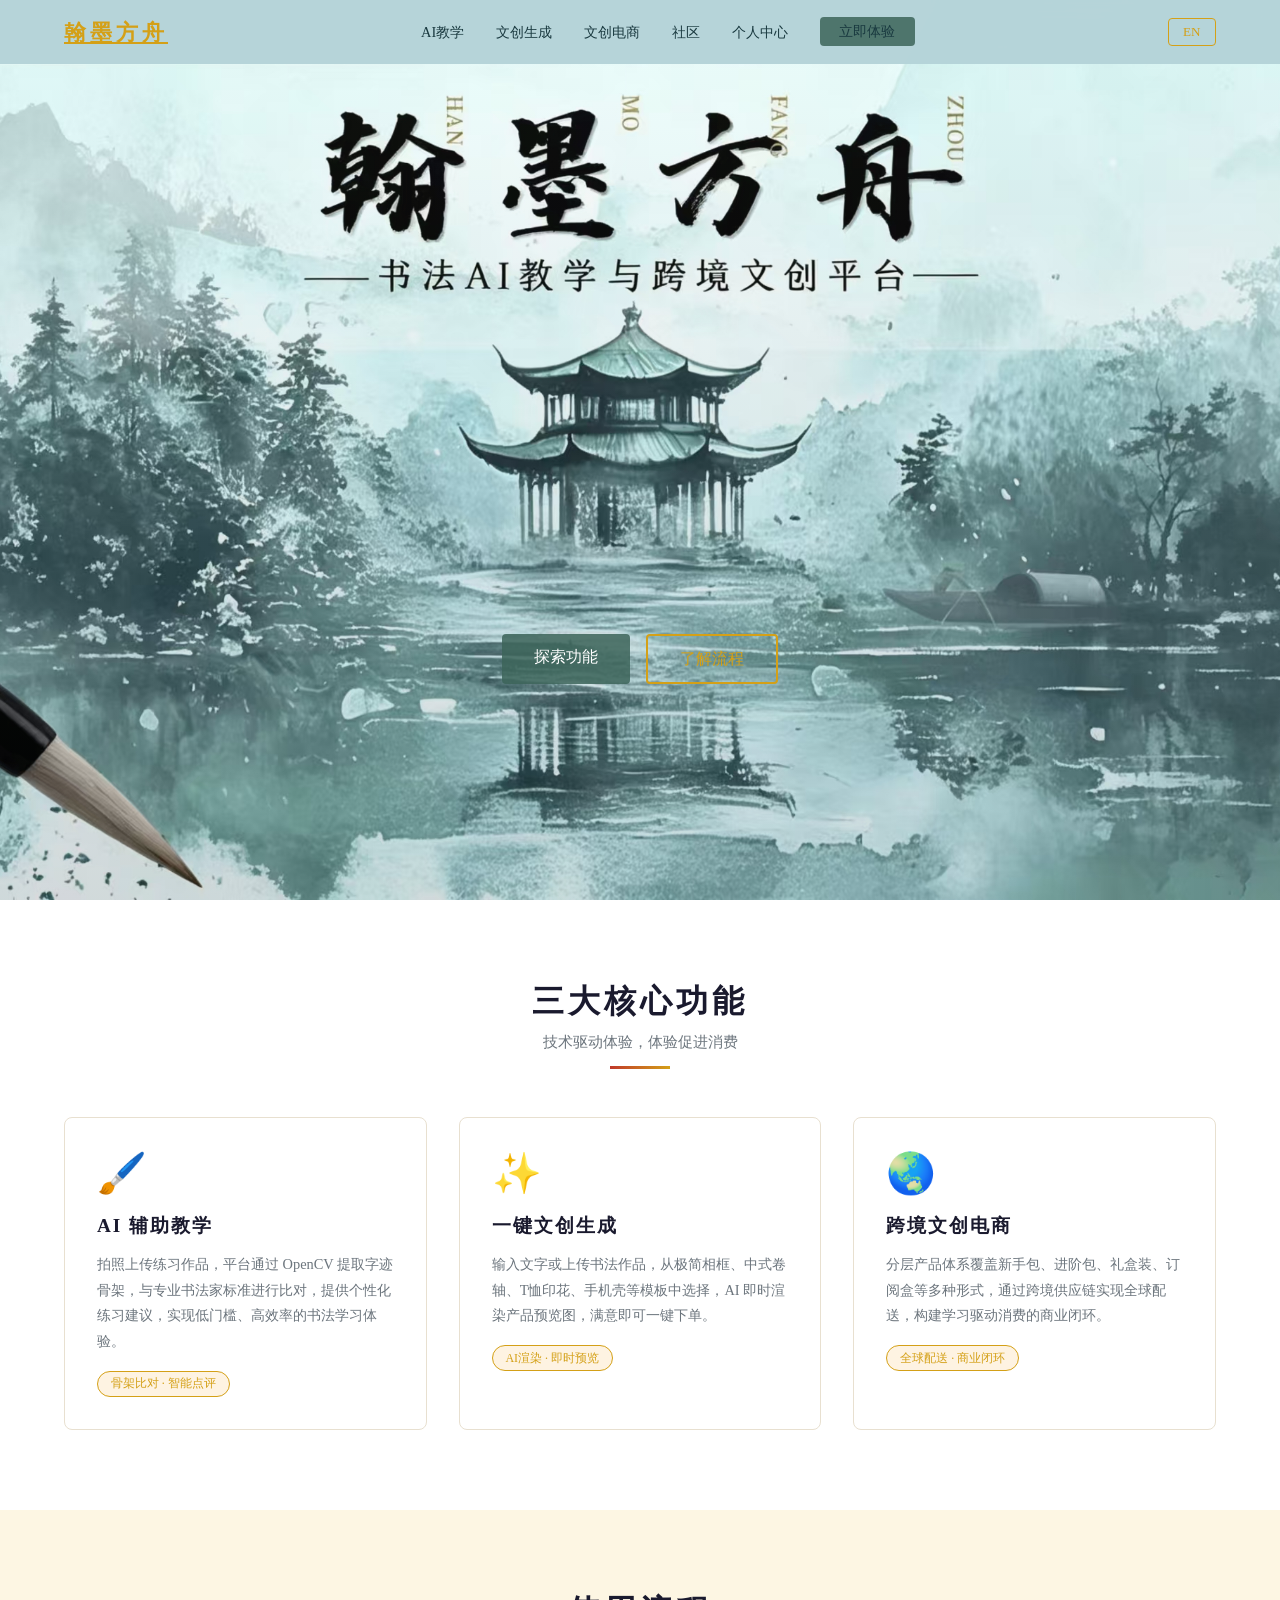
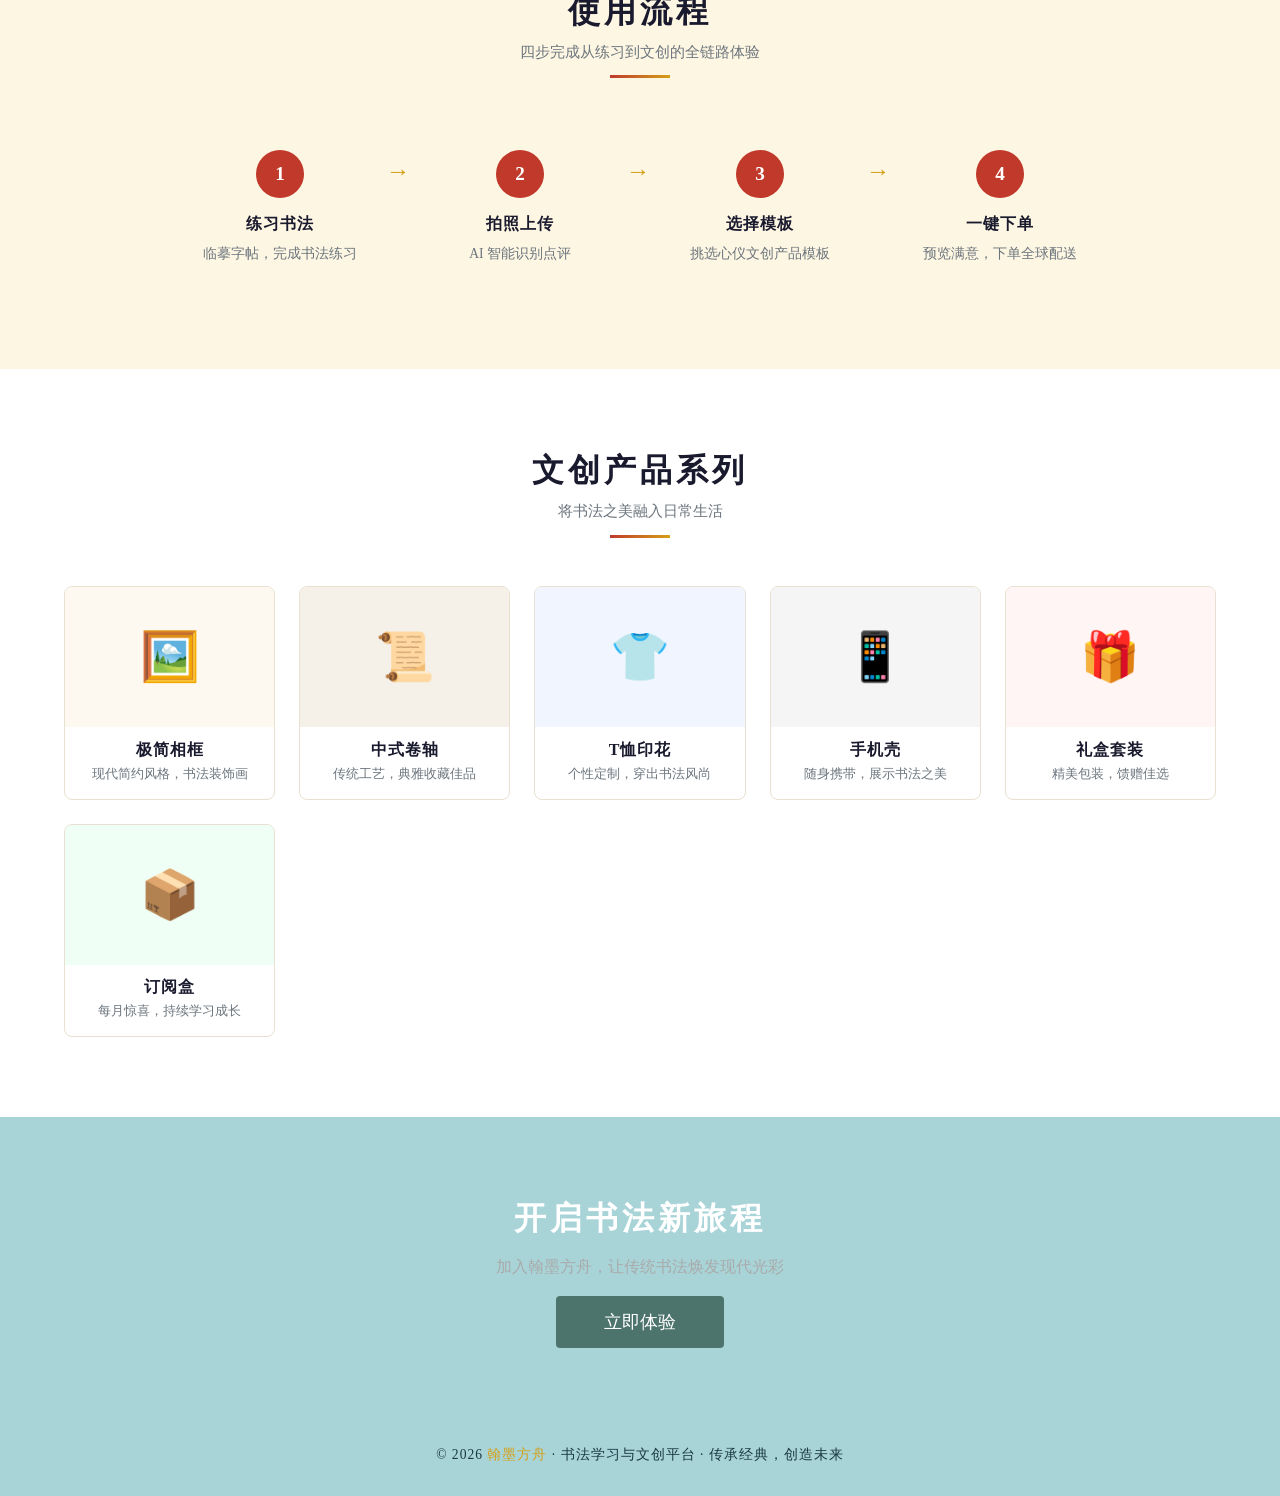
<file: index.html>
<!DOCTYPE html>
<html lang="zh-CN">

<head>
  <meta charset="UTF-8">
  <meta name="viewport" content="width=device-width, initial-scale=1.0">
  <title>翰墨方舟 — 书法学习与文创平台</title>
  <style>
    * {
      margin: 0;
      padding: 0;
      box-sizing: border-box;
    }

    :root {
      --ink: #1a1a2e;
      --red: #c0392b;
      --gold: #d4a017;
      --cream: #fdf6e3;
      --gray: #6c757d;
    }

    body {
      font-family: 'Noto Serif SC', 'SimSun', serif;
      background: var(--cream);
      color: var(--ink);
    }

    /* NAV */
    nav {
      position: fixed;
      top: 0;
      width: 100%;
      z-index: 100;
      background: rgba(180, 210, 215, 0.95);
      backdrop-filter: blur(8px);
      display: flex;
      align-items: center;
      justify-content: space-between;
      padding: 0 5%;
      height: 64px;
    }

    .logo {
      color: var(--gold);
      font-size: 1.4rem;
      letter-spacing: 4px;
      font-weight: 700;
    }

    .nav-links {
      display: flex;
      gap: 2rem;
      list-style: none;
    }

    .nav-links a {
      color: #1a3a40;
      text-decoration: none;
      font-size: 0.9rem;
      transition: color .2s;
    }

    .nav-links a:hover {
      color: var(--gold);
    }

    /* HERO */
    .hero {
      min-height: 100vh;
      background: url('images/cover.jpg') center center / cover no-repeat;
      display: flex;
      align-items: center;
      justify-content: center;
      text-align: center;
      padding: 80px 5% 40px;
      position: relative;
      overflow: hidden;
    }

    .hero::before {
      content: '';
      position: absolute;
      inset: 0;
      background: linear-gradient(to bottom, rgba(255, 255, 255, 0.05) 0%, rgba(10, 10, 20, 0.15) 100%);
      pointer-events: none;
    }

    .hero-content {
      position: relative;
      z-index: 1;
    }

    .hero h1 {
      font-size: clamp(3rem, 7vw, 5.5rem);
      color: #1a1a1a;
      letter-spacing: 12px;
      margin-bottom: 1rem;
      text-shadow: 0 1px 4px rgba(255, 255, 255, 0.4);
      font-weight: 900;
    }

    .hero h1 span {
      color: #8b5e00;
    }

    .hero p {
      font-size: 1.15rem;
      color: #2a2a2a;
      max-width: 600px;
      margin: 0 auto 2.5rem;
      line-height: 2;
      letter-spacing: 2px;
    }

    .btn-group {
      display: flex;
      gap: 1rem;
      justify-content: center;
      flex-wrap: wrap;
      margin-top: 42vh;
    }

    .btn {
      padding: 0.8rem 2rem;
      border-radius: 4px;
      font-size: 1rem;
      cursor: pointer;
      text-decoration: none;
      transition: all .2s;
      font-family: inherit;
    }

    .btn-primary {
      background: rgba(60, 100, 90, 0.85);
      color: #fff;
      border: none;
    }

    .btn-primary:hover {
      background: rgba(40, 80, 70, 0.95);
      transform: translateY(-2px);
    }

    .btn-outline {
      background: transparent;
      color: var(--gold);
      border: 2px solid var(--gold);
    }

    .btn-outline:hover {
      background: var(--gold);
      color: var(--ink);
    }

    /* SECTION */
    section {
      padding: 80px 5%;
    }

    .section-title {
      text-align: center;
      margin-bottom: 3rem;
    }

    .section-title h2 {
      font-size: 2rem;
      letter-spacing: 4px;
      margin-bottom: 0.5rem;
    }

    .section-title p {
      color: var(--gray);
      font-size: 0.95rem;
    }

    .divider {
      width: 60px;
      height: 3px;
      background: linear-gradient(90deg, var(--red), var(--gold));
      margin: 0.8rem auto 0;
    }

    /* FEATURES */
    .features {
      background: #fff;
    }

    .cards {
      display: grid;
      grid-template-columns: repeat(auto-fit, minmax(280px, 1fr));
      gap: 2rem;
    }

    .card {
      border: 1px solid #e8e0d0;
      border-radius: 8px;
      padding: 2rem;
      transition: transform .2s, box-shadow .2s;
      position: relative;
      overflow: hidden;
    }

    .card:hover {
      transform: translateY(-6px);
      box-shadow: 0 12px 32px rgba(0, 0, 0, 0.1);
    }

    .card-icon {
      font-size: 2.5rem;
      margin-bottom: 1rem;
    }

    .card h3 {
      font-size: 1.2rem;
      margin-bottom: 0.8rem;
      color: var(--ink);
      letter-spacing: 2px;
    }

    .card p {
      color: var(--gray);
      line-height: 1.8;
      font-size: 0.9rem;
    }

    .card-tag {
      display: inline-block;
      margin-top: 1rem;
      padding: 0.2rem 0.8rem;
      border-radius: 20px;
      font-size: 0.75rem;
      background: #fef3e2;
      color: var(--gold);
      border: 1px solid var(--gold);
    }

    /* HOW IT WORKS */
    .how {
      background: var(--cream);
    }

    .steps {
      display: flex;
      gap: 0;
      flex-wrap: wrap;
      justify-content: center;
    }

    .step {
      flex: 1;
      min-width: 200px;
      max-width: 240px;
      text-align: center;
      padding: 1.5rem 1rem;
      position: relative;
    }

    .step:not(:last-child)::after {
      content: '→';
      position: absolute;
      right: -10px;
      top: 2rem;
      font-size: 1.5rem;
      color: var(--gold);
    }

    .step-num {
      width: 48px;
      height: 48px;
      border-radius: 50%;
      background: var(--red);
      color: #fff;
      display: flex;
      align-items: center;
      justify-content: center;
      font-size: 1.2rem;
      font-weight: 700;
      margin: 0 auto 1rem;
    }

    .step h4 {
      font-size: 1rem;
      margin-bottom: 0.5rem;
      letter-spacing: 1px;
    }

    .step p {
      font-size: 0.85rem;
      color: var(--gray);
      line-height: 1.6;
    }

    /* PRODUCTS */
    .products {
      background: #fff;
    }

    .product-grid {
      display: grid;
      grid-template-columns: repeat(auto-fit, minmax(200px, 1fr));
      gap: 1.5rem;
    }

    .product-card {
      border-radius: 8px;
      overflow: hidden;
      border: 1px solid #e8e0d0;
      text-align: center;
      transition: transform .2s;
    }

    .product-card:hover {
      transform: translateY(-4px);
    }

    .product-img {
      height: 140px;
      display: flex;
      align-items: center;
      justify-content: center;
      font-size: 3rem;
    }

    .product-card h4 {
      padding: 0.8rem 1rem 0.3rem;
      font-size: 1rem;
      letter-spacing: 1px;
    }

    .product-card p {
      padding: 0 1rem 1rem;
      font-size: 0.8rem;
      color: var(--gray);
    }

    /* CTA */
    .cta {
      background: #a8d4d8;
      text-align: center;
      color: #fff;
    }

    .cta h2 {
      font-size: 2rem;
      letter-spacing: 4px;
      margin-bottom: 1rem;
    }

    .cta p {
      color: #aaa;
      margin-bottom: 2rem;
    }

    /* FOOTER */
    footer {
      background: #a8d4d8;
      color: #1a3a40;
      text-align: center;
      padding: 2rem;
      font-size: 0.85rem;
      letter-spacing: 1px;
    }

    footer span {
      color: var(--gold);
    }

    .hamburger {
      display: none;
      flex-direction: column;
      gap: 5px;
      cursor: pointer;
      background: none;
      border: none;
      padding: 4px;
    }

    .hamburger span {
      display: block;
      width: 24px;
      height: 2px;
      background: var(--gold);
      transition: all .3s;
    }

    .lang-btn {
      padding: 0.3rem 0.9rem;
      border: 1px solid var(--gold);
      border-radius: 4px;
      background: transparent;
      color: var(--gold);
      font-size: 0.82rem;
      cursor: pointer;
      font-family: inherit;
      transition: all .2s;
      white-space: nowrap;
    }
    .lang-btn:hover { background: var(--gold); color: var(--ink); }

    @media (max-width: 600px) {
      .step:not(:last-child)::after {
        display: none;
      }

      .hamburger {
        display: flex;
      }

      .nav-links {
        display: none;
        flex-direction: column;
        position: fixed;
        top: 64px;
        left: 0;
        width: 100%;
        background: rgba(26, 26, 46, 0.98);
        padding: 1rem 0;
        gap: 0;
      }

      .nav-links.open {
        display: flex;
      }

      .nav-links li {
        text-align: center;
        padding: 0.8rem 0;
      }
    }
  </style>
</head>

<body>

  <!-- NAV -->
  <nav>
    <a class="logo" href="index.html">翰墨方舟</a>
    <button class="hamburger" id="menuBtn" aria-label="菜单">
      <span></span><span></span><span></span>
    </button>
    <ul class="nav-links" id="navLinks">
      <li><a href="teaching.html" data-i18n="nav_teaching">AI教学</a></li>
      <li><a href="creative.html" data-i18n="nav_creative">文创生成</a></li>
      <li><a href="shop.html" data-i18n="nav_shop">文创电商</a></li>
      <li><a href="community.html" data-i18n="nav_community">社区</a></li>
      <li><a href="profile.html" data-i18n="nav_profile">个人中心</a></li>
      <li><a href="teaching.html" class="btn btn-primary" style="padding:0.4rem 1.2rem;border-radius:4px;" data-i18n="nav_start">立即体验</a></li>
    </ul>
    <button class="lang-btn" id="langBtn" onclick="toggleLang()">EN</button>
  </nav>

  <!-- HERO -->
  <section class="hero" id="heroSection">
    <div class="hero-content">
      <div class="btn-group">
        <a href="#features" class="btn btn-primary" data-i18n="hero_explore">探索功能</a>
        <a href="#how" class="btn btn-outline" data-i18n="hero_how">了解流程</a>
      </div>
    </div>
  </section>

  <!-- FEATURES -->
  <section class="features" id="features">
    <div class="section-title">
      <h2 data-i18n="features_title">三大核心功能</h2>
      <p data-i18n="features_sub">技术驱动体验，体验促进消费</p>
      <div class="divider"></div>
    </div>
    <div class="cards">
      <div class="card">
        <div class="card-icon">🖌️</div>
        <h3 data-i18n="f1_title">AI 辅助教学</h3>
        <p data-i18n="f1_desc">拍照上传练习作品，平台通过 OpenCV 提取字迹骨架，与专业书法家标准进行比对，提供个性化练习建议，实现低门槛、高效率的书法学习体验。</p>
        <span class="card-tag" data-i18n="f1_tag">骨架比对 · 智能点评</span>
      </div>
      <div class="card">
        <div class="card-icon">✨</div>
        <h3 data-i18n="f2_title">一键文创生成</h3>
        <p data-i18n="f2_desc">输入文字或上传书法作品，从极简相框、中式卷轴、T恤印花、手机壳等模板中选择，AI 即时渲染产品预览图，满意即可一键下单。</p>
        <span class="card-tag" data-i18n="f2_tag">AI渲染 · 即时预览</span>
      </div>
      <div class="card">
        <div class="card-icon">🌏</div>
        <h3 data-i18n="f3_title">跨境文创电商</h3>
        <p data-i18n="f3_desc">分层产品体系覆盖新手包、进阶包、礼盒装、订阅盒等多种形式，通过跨境供应链实现全球配送，构建学习驱动消费的商业闭环。</p>
        <span class="card-tag" data-i18n="f3_tag">全球配送 · 商业闭环</span>
      </div>
    </div>
  </section>

  <!-- HOW IT WORKS -->
  <section class="how" id="how">
    <div class="section-title">
      <h2 data-i18n="how_title">使用流程</h2>
      <p data-i18n="how_sub">四步完成从练习到文创的全链路体验</p>
      <div class="divider"></div>
    </div>
    <div class="steps">
      <div class="step">
        <div class="step-num">1</div>
        <h4 data-i18n="step1_title">练习书法</h4>
        <p data-i18n="step1_desc">临摹字帖，完成书法练习</p>
      </div>
      <div class="step">
        <div class="step-num">2</div>
        <h4 data-i18n="step2_title">拍照上传</h4>
        <p data-i18n="step2_desc">AI 智能识别点评</p>
      </div>
      <div class="step">
        <div class="step-num">3</div>
        <h4 data-i18n="step3_title">选择模板</h4>
        <p data-i18n="step3_desc">挑选心仪文创产品模板</p>
      </div>
      <div class="step">
        <div class="step-num">4</div>
        <h4 data-i18n="step4_title">一键下单</h4>
        <p data-i18n="step4_desc">预览满意，下单全球配送</p>
      </div>
    </div>
  </section>

  <!-- PRODUCTS -->
  <section class="products" id="products">
    <div class="section-title">
      <h2 data-i18n="products_title">文创产品系列</h2>
      <p data-i18n="products_sub">将书法之美融入日常生活</p>
      <div class="divider"></div>
    </div>
    <div class="product-grid">
      <div class="product-card">
        <div class="product-img" style="background:#fef9f0;">🖼️</div>
        <h4 data-i18n="p1_title">极简相框</h4>
        <p data-i18n="p1_desc">现代简约风格，书法装饰画</p>
      </div>
      <div class="product-card">
        <div class="product-img" style="background:#f5f0e8;">📜</div>
        <h4 data-i18n="p2_title">中式卷轴</h4>
        <p data-i18n="p2_desc">传统工艺，典雅收藏佳品</p>
      </div>
      <div class="product-card">
        <div class="product-img" style="background:#f0f5ff;">👕</div>
        <h4 data-i18n="p3_title">T恤印花</h4>
        <p data-i18n="p3_desc">个性定制，穿出书法风尚</p>
      </div>
      <div class="product-card">
        <div class="product-img" style="background:#f5f5f5;">📱</div>
        <h4 data-i18n="p4_title">手机壳</h4>
        <p data-i18n="p4_desc">随身携带，展示书法之美</p>
      </div>
      <div class="product-card">
        <div class="product-img" style="background:#fff5f5;">🎁</div>
        <h4 data-i18n="p5_title">礼盒套装</h4>
        <p data-i18n="p5_desc">精美包装，馈赠佳选</p>
      </div>
      <div class="product-card">
        <div class="product-img" style="background:#f0fff5;">📦</div>
        <h4 data-i18n="p6_title">订阅盒</h4>
        <p data-i18n="p6_desc">每月惊喜，持续学习成长</p>
      </div>
    </div>
  </section>

  <!-- CTA -->
  <section class="cta" id="cta">
    <h2 data-i18n="cta_title">开启书法新旅程</h2>
    <p data-i18n="cta_sub">加入翰墨方舟，让传统书法焕发现代光彩</p>
    <a href="#" class="btn btn-primary" style="font-size:1.1rem;padding:1rem 3rem;" data-i18n="cta_btn">立即体验</a>
  </section>

  <!-- FOOTER -->
  <footer>
    <p id="footerText">© 2026 <span>翰墨方舟</span> · 书法学习与文创平台 · 传承经典，创造未来</p>
  </footer>

  <script src="lang.js"></script>
  <script>
    const btn = document.getElementById('menuBtn');
    const nav = document.getElementById('navLinks');
    btn.addEventListener('click', () => nav.classList.toggle('open'));
    nav.querySelectorAll('a').forEach(a => a.addEventListener('click', () => nav.classList.remove('open')));

    function applyLang() {
      const lang = getLang();
      document.querySelectorAll('[data-i18n]').forEach(el => {
        const key = el.getAttribute('data-i18n');
        const val = TRANSLATIONS[lang][key];
        if (val) el.textContent = val;
      });
      document.getElementById('langBtn').textContent = TRANSLATIONS[lang].lang_btn;
      document.querySelector('.logo').textContent = TRANSLATIONS[lang].logo;
      // hero background
      document.getElementById('heroSection').style.backgroundImage =
        lang === 'en' ? "url('images/eng.jpg')" : "url('images/cover.jpg')";
      // footer
      const logoName = TRANSLATIONS[lang].logo;
      const footerKey = lang === 'en'
        ? '© 2026 InkArk · Calligraphy Learning & Creative Platform · Inherit Classics, Create the Future'
        : '© 2026 翰墨方舟 · 书法学习与文创平台 · 传承经典，创造未来';
      document.getElementById('footerText').innerHTML =
        footerKey.replace(logoName, `<span>${logoName}</span>`);
    }

    function toggleLang() {
      setLang(getLang() === 'zh' ? 'en' : 'zh');
      applyLang();
    }

    applyLang();
  </script>

</body>

</html>
</file>
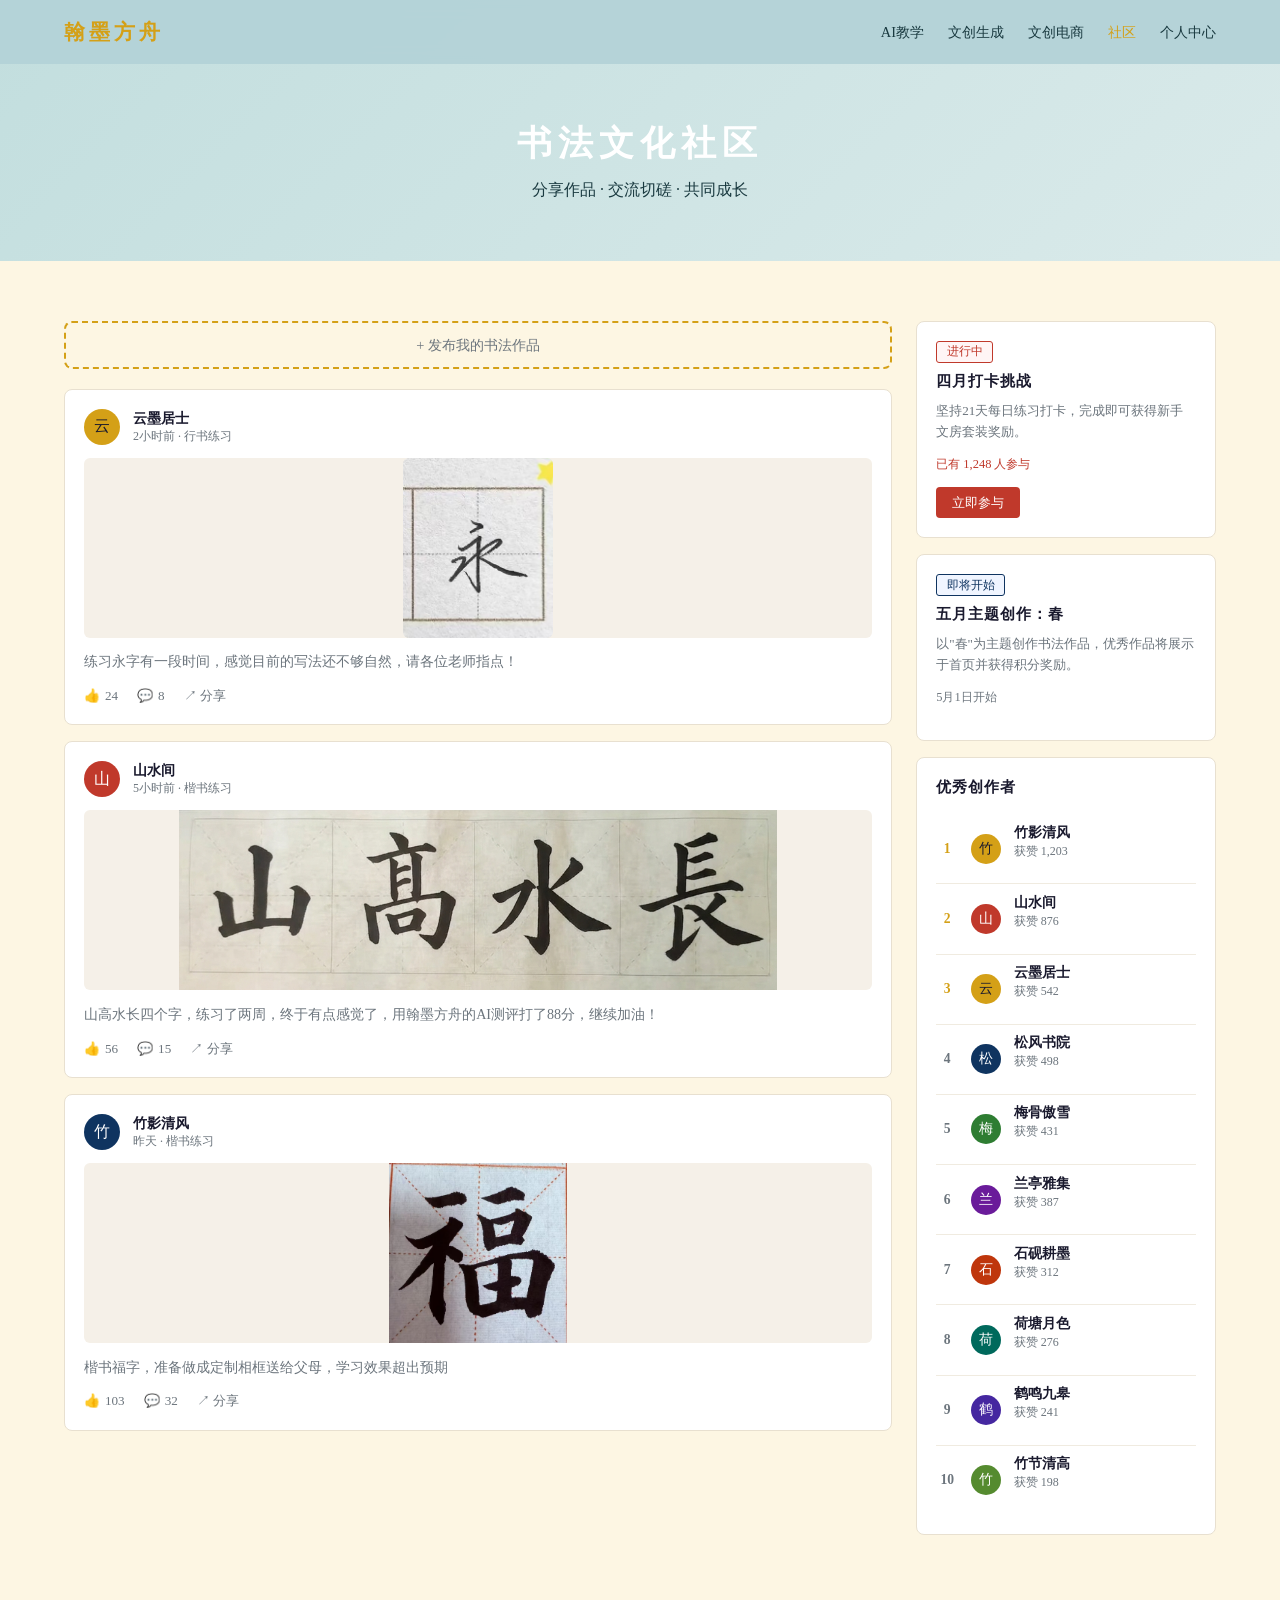
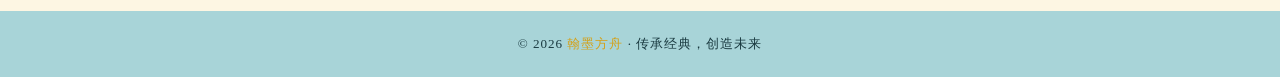
<file: community.html>
<!DOCTYPE html>
<html lang="zh-CN">

<head>
  <meta charset="UTF-8">
  <meta name="viewport" content="width=device-width, initial-scale=1.0">
  <title>书法文化社区 — 翰墨方舟</title>
  <link rel="stylesheet" href="style.css">
  <style>
    .community-layout {
      display: grid;
      grid-template-columns: 1fr 300px;
      gap: 1.5rem;
    }

    @media(max-width:900px) {
      .community-layout {
        grid-template-columns: 1fr;
      }
    }

    .post-card {
      background: var(--white);
      border: 1px solid #e8e0d0;
      border-radius: 8px;
      padding: 1.2rem;
      margin-bottom: 1rem;
    }

    .post-header {
      display: flex;
      align-items: center;
      gap: 0.8rem;
      margin-bottom: 0.8rem;
    }

    .avatar-sm {
      width: 36px;
      height: 36px;
      border-radius: 50%;
      background: var(--gold);
      display: flex;
      align-items: center;
      justify-content: center;
      font-size: 1rem;
      flex-shrink: 0;
    }

    .post-meta h4 {
      font-size: 0.9rem;
    }

    .post-meta p {
      font-size: 0.75rem;
      color: var(--gray);
    }

    .post-img {
      width: 100%;
      height: 180px;
      background: #f5f0e8;
      border-radius: 6px;
      display: flex;
      align-items: center;
      justify-content: center;
      font-size: 4rem;
      margin-bottom: 0.8rem;
      overflow: hidden;
    }

    .post-text {
      font-size: 0.88rem;
      color: var(--gray);
      line-height: 1.7;
      margin-bottom: 0.8rem;
    }

    .post-actions {
      display: flex;
      gap: 1.2rem;
    }

    .action-btn {
      background: none;
      border: none;
      cursor: pointer;
      font-size: 0.82rem;
      color: var(--gray);
      font-family: inherit;
      display: flex;
      align-items: center;
      gap: 0.3rem;
      transition: color .2s;
    }

    .action-btn:hover {
      color: var(--red);
    }

    .activity-card {
      background: var(--white);
      border: 1px solid #e8e0d0;
      border-radius: 8px;
      padding: 1.2rem;
      margin-bottom: 1rem;
    }

    .activity-card h4 {
      font-size: 0.95rem;
      letter-spacing: 1px;
      margin-bottom: 0.5rem;
    }

    .activity-card p {
      font-size: 0.82rem;
      color: var(--gray);
      line-height: 1.6;
      margin-bottom: 0.8rem;
    }

    .activity-badge {
      display: inline-block;
      padding: 0.15rem 0.6rem;
      border-radius: 3px;
      font-size: 0.72rem;
      background: #fff5f5;
      color: var(--red);
      border: 1px solid var(--red);
      margin-bottom: 0.5rem;
    }

    .top-creator {
      display: flex;
      align-items: center;
      gap: 0.8rem;
      padding: 0.6rem 0;
      border-bottom: 1px solid #f0ebe0;
    }

    .top-creator:last-child {
      border-bottom: none;
    }

    .rank {
      width: 22px;
      text-align: center;
      font-size: 0.85rem;
      font-weight: 700;
      color: var(--gray);
    }

    .rank.gold {
      color: var(--gold);
    }

    .creator-info {
      flex: 1;
    }

    .creator-info h5 {
      font-size: 0.85rem;
    }

    .creator-info p {
      font-size: 0.75rem;
      color: var(--gray);
    }

    .upload-btn {
      width: 100%;
      padding: 0.8rem;
      background: var(--cream);
      border: 2px dashed #d4a017;
      border-radius: 8px;
      cursor: pointer;
      font-family: inherit;
      font-size: 0.9rem;
      color: var(--gray);
      margin-bottom: 1.2rem;
      transition: background .2s;
    }

    .upload-btn:hover {
      background: #fef9f0;
    }
  </style>
</head>

<body>
  <nav>
    <a class="logo" href="index.html" data-i18n="logo">翰墨方舟</a>
    <ul class="nav-links">
      <li><a href="teaching.html" data-i18n="nav_teaching">AI教学</a></li>
      <li><a href="creative.html" data-i18n="nav_creative">文创生成</a></li>
      <li><a href="shop.html" data-i18n="nav_shop">文创电商</a></li>
      <li><a href="community.html" class="active" data-i18n="nav_community">社区</a></li>
      <li><a href="profile.html" data-i18n="nav_profile">个人中心</a></li>
    </ul>
  </nav>

  <div class="page-header">
    <h1 data-i18n="community_title">书法文化社区</h1>
    <p data-i18n="community_sub">分享作品 · 交流切磋 · 共同成长</p>
  </div>

  <div class="section">
    <div class="community-layout">
      <!-- 主内容 -->
      <div>
        <button class="upload-btn" onclick="alert('发布功能演示')" data-i18n="post_btn">+ 发布我的书法作品</button>

        <div class="post-card">
          <div class="post-header">
            <div class="avatar-sm">云</div>
            <div class="post-meta">
              <h4 data-i18n="post1_name">云墨居士</h4>
              <p data-i18n="post1_time">2小时前 · 行书练习</p>
            </div>
          </div>
          <div class="post-img"><img src="images/community/1.jpg" style="max-width:100%;max-height:100%;object-fit:contain;border-radius:6px;"></div>
          <div class="post-text" data-i18n="post1_text">练习永字有一段时间，感觉目前的写法还不够自然，请各位老师指点！</div>
          <div class="post-actions">
            <button class="action-btn" onclick="like(this)">👍 <span>24</span></button>
            <button class="action-btn">💬 <span>8</span></button>
            <button class="action-btn" data-i18n="share">↗ 分享</button>
          </div>
        </div>

        <div class="post-card">
          <div class="post-header">
            <div class="avatar-sm" style="background:#c0392b;color:#fff;">山</div>
            <div class="post-meta">
              <h4 data-i18n="post2_name">山水间</h4>
              <p data-i18n="post2_time">5小时前 · 楷书练习</p>
            </div>
          </div>
          <div class="post-img"><img src="images/community/2.png" alt="山高水长" style="width:100%;height:100%;object-fit:contain;"></div>
          <div class="post-text" data-i18n="post2_text">山高水长四个字，练习了两周，终于有点感觉了，用翰墨方舟的AI测评打了88分，继续加油！</div>
          <div class="post-actions">
            <button class="action-btn" onclick="like(this)">👍 <span>56</span></button>
            <button class="action-btn">💬 <span>15</span></button>
            <button class="action-btn" data-i18n="share">↗ 分享</button>
          </div>
        </div>

        <div class="post-card">
          <div class="post-header">
            <div class="avatar-sm" style="background:#0f3460;color:#fff;">竹</div>
            <div class="post-meta">
              <h4 data-i18n="post3_name">竹影清风</h4>
              <p data-i18n="post3_time">昨天 · 楷书练习</p>
            </div>
          </div>
          <div class="post-img"><img src="images/community/3.jpg" alt="福" style="width:100%;height:100%;object-fit:contain;"></div>
          <div class="post-text" data-i18n="post3_text">楷书福字，准备做成定制相框送给父母，学习效果超出预期</div>
          <div class="post-actions">
            <button class="action-btn" onclick="like(this)">👍 <span>103</span></button>
            <button class="action-btn">💬 <span>32</span></button>
            <button class="action-btn" data-i18n="share">↗ 分享</button>
          </div>
        </div>
      </div>

      <!-- 侧边栏 -->
      <div>
        <div class="activity-card">
          <span class="activity-badge" data-i18n="activity1_badge">进行中</span>
          <h4 data-i18n="activity1_title">四月打卡挑战</h4>
          <p data-i18n="activity1_desc">坚持21天每日练习打卡，完成即可获得新手文房套装奖励。</p>
          <p style="font-size:0.78rem;color:var(--red);" data-i18n="activity1_count">已有 1,248 人参与</p>
          <a href="teaching.html" class="btn btn-primary btn-sm" data-i18n="activity1_btn">立即参与</a>
        </div>

        <div class="activity-card">
          <span class="activity-badge" style="background:#f0f5ff;color:#0f3460;border-color:#0f3460;" data-i18n="activity2_badge">即将开始</span>
          <h4 data-i18n="activity2_title">五月主题创作：春</h4>
          <p data-i18n="activity2_desc">以"春"为主题创作书法作品，优秀作品将展示于首页并获得积分奖励。</p>
          <p style="font-size:0.78rem;color:var(--gray);" data-i18n="activity2_date">5月1日开始</p>
        </div>

        <div class="activity-card">
          <h4 style="margin-bottom:1rem;" data-i18n="top_creators">优秀创作者</h4>
          <div class="top-creator">
            <div class="rank gold">1</div>
            <div class="avatar-sm" style="width:30px;height:30px;font-size:0.85rem;">竹</div>
            <div class="creator-info">
              <h5>竹影清风</h5>
              <p>获赞 1,203</p>
            </div>
          </div>
          <div class="top-creator">
            <div class="rank gold">2</div>
            <div class="avatar-sm" style="width:30px;height:30px;font-size:0.85rem;background:#c0392b;color:#fff;">山
            </div>
            <div class="creator-info">
              <h5>山水间</h5>
              <p>获赞 876</p>
            </div>
          </div>
          <div class="top-creator">
            <div class="rank gold">3</div>
            <div class="avatar-sm" style="width:30px;height:30px;font-size:0.85rem;">云</div>
            <div class="creator-info">
              <h5>云墨居士</h5>
              <p>获赞 542</p>
            </div>
          </div>
          <div class="top-creator">
            <div class="rank">4</div>
            <div class="avatar-sm" style="width:30px;height:30px;font-size:0.85rem;background:#0f3460;color:#fff;">松
            </div>
            <div class="creator-info">
              <h5>松风书院</h5>
              <p>获赞 498</p>
            </div>
          </div>
          <div class="top-creator">
            <div class="rank">5</div>
            <div class="avatar-sm" style="width:30px;height:30px;font-size:0.85rem;background:#2e7d32;color:#fff;">梅
            </div>
            <div class="creator-info">
              <h5>梅骨傲雪</h5>
              <p>获赞 431</p>
            </div>
          </div>
          <div class="top-creator">
            <div class="rank">6</div>
            <div class="avatar-sm" style="width:30px;height:30px;font-size:0.85rem;background:#6a1b9a;color:#fff;">兰
            </div>
            <div class="creator-info">
              <h5>兰亭雅集</h5>
              <p>获赞 387</p>
            </div>
          </div>
          <div class="top-creator">
            <div class="rank">7</div>
            <div class="avatar-sm" style="width:30px;height:30px;font-size:0.85rem;background:#bf360c;color:#fff;">石
            </div>
            <div class="creator-info">
              <h5>石砚耕墨</h5>
              <p>获赞 312</p>
            </div>
          </div>
          <div class="top-creator">
            <div class="rank">8</div>
            <div class="avatar-sm" style="width:30px;height:30px;font-size:0.85rem;background:#00695c;color:#fff;">荷
            </div>
            <div class="creator-info">
              <h5>荷塘月色</h5>
              <p>获赞 276</p>
            </div>
          </div>
          <div class="top-creator">
            <div class="rank">9</div>
            <div class="avatar-sm" style="width:30px;height:30px;font-size:0.85rem;background:#4527a0;color:#fff;">鹤
            </div>
            <div class="creator-info">
              <h5>鹤鸣九皋</h5>
              <p>获赞 241</p>
            </div>
          </div>
          <div class="top-creator">
            <div class="rank">10</div>
            <div class="avatar-sm" style="width:30px;height:30px;font-size:0.85rem;background:#558b2f;color:#fff;">竹
            </div>
            <div class="creator-info">
              <h5>竹节清高</h5>
              <p>获赞 198</p>
            </div>
          </div>
        </div>
      </div>
    </div>
  </div>

  <footer>
    <p id="footerText">© 2026 <span>翰墨方舟</span> · 传承经典，创造未来</p>
  </footer>

  <script src="lang.js"></script>
  <script>
    function like(btn) {
      const span = btn.querySelector('span');
      span.textContent = parseInt(span.textContent) + 1;
      btn.style.color = 'var(--red)';
    }
    function applyLang() {
      const lang = getLang();
      document.querySelectorAll('[data-i18n]').forEach(el => {
        const val = TRANSLATIONS[lang][el.getAttribute('data-i18n')];
        if (val) el.textContent = val;
      });
      const name = TRANSLATIONS[lang].logo;
      document.getElementById('footerText').innerHTML = `© 2026 <span>${name}</span> · ${lang === 'en' ? 'Inherit Classics, Create the Future' : '传承经典，创造未来'}`;
    }
    applyLang();
  </script>
</body>

</html>
</file>
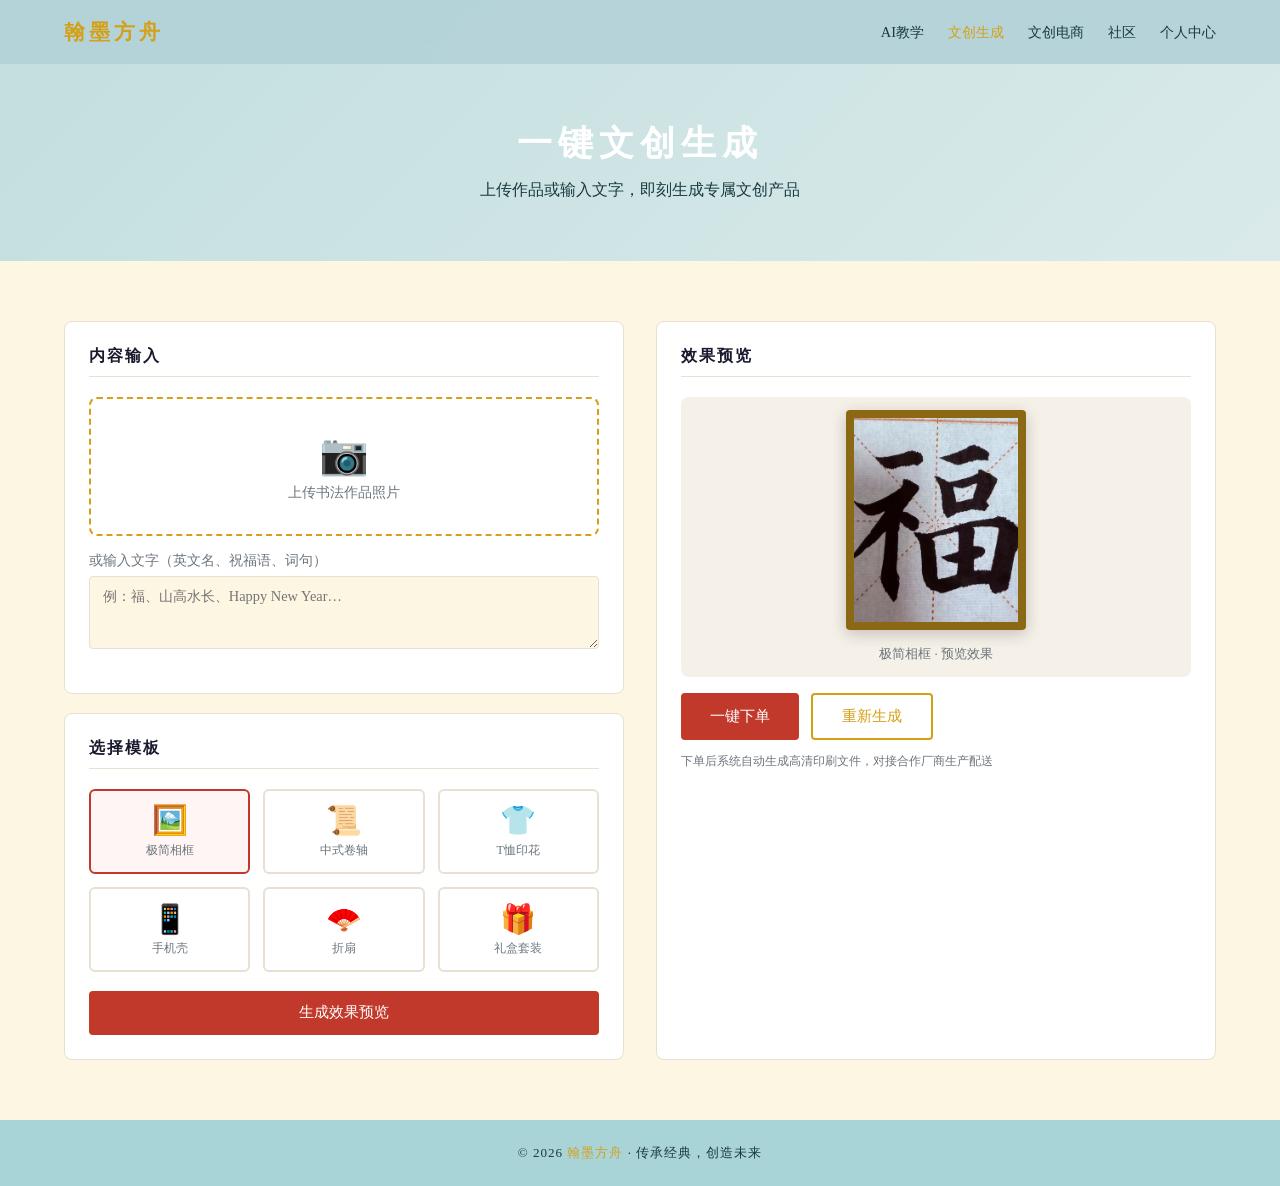
<file: creative.html>
<!DOCTYPE html>
<html lang="zh-CN">

<head>
  <meta charset="UTF-8">
  <meta name="viewport" content="width=device-width, initial-scale=1.0">
  <title>一键文创生成 — 翰墨方舟</title>
  <link rel="stylesheet" href="style.css">
  <style>
    .creator-layout {
      display: grid;
      grid-template-columns: 1fr 1fr;
      gap: 2rem;
    }

    @media(max-width:768px) {
      .creator-layout {
        grid-template-columns: 1fr;
      }
    }

    .panel {
      background: var(--white);
      border: 1px solid #e8e0d0;
      border-radius: 8px;
      padding: 1.5rem;
    }

    .panel h3 {
      font-size: 1rem;
      letter-spacing: 2px;
      margin-bottom: 1.2rem;
      padding-bottom: 0.6rem;
      border-bottom: 1px solid #e8e0d0;
    }

    .upload-area {
      border: 2px dashed #d4a017;
      border-radius: 8px;
      padding: 2rem;
      text-align: center;
      cursor: pointer;
      transition: background .2s;
      margin-bottom: 1rem;
    }

    .upload-area:hover {
      background: #fef9f0;
    }

    .input-group {
      margin-bottom: 1rem;
    }

    .input-group label {
      display: block;
      font-size: 0.85rem;
      color: var(--gray);
      margin-bottom: 0.4rem;
    }

    .input-group input,
    .input-group textarea {
      width: 100%;
      padding: 0.6rem 0.8rem;
      border: 1px solid #e8e0d0;
      border-radius: 4px;
      font-family: inherit;
      font-size: 0.9rem;
      background: var(--cream);
      outline: none;
      transition: border-color .2s;
    }

    .input-group input:focus,
    .input-group textarea:focus {
      border-color: var(--gold);
    }

    .template-grid {
      display: grid;
      grid-template-columns: repeat(3, 1fr);
      gap: 0.8rem;
    }

    .tpl {
      border: 2px solid #e8e0d0;
      border-radius: 6px;
      padding: 0.8rem 0.5rem;
      text-align: center;
      cursor: pointer;
      transition: all .2s;
    }

    .tpl:hover,
    .tpl.selected {
      border-color: var(--red);
      background: #fff5f5;
    }

    .tpl-icon {
      font-size: 1.8rem;
    }

    .tpl p {
      font-size: 0.75rem;
      margin-top: 0.3rem;
      color: var(--gray);
    }

    .preview-box {
      background: #f5f0e8;
      border-radius: 8px;
      min-height: 280px;
      display: flex;
      align-items: center;
      justify-content: center;
      flex-direction: column;
      gap: 1rem;
      margin-bottom: 1rem;
    }

    .preview-frame {
      width: 180px;
      height: 220px;
      background: var(--white);
      border: 8px solid #8b6914;
      border-radius: 4px;
      display: flex;
      align-items: center;
      justify-content: center;
      box-shadow: 0 4px 16px rgba(0, 0, 0, 0.2);
      font-size: 2.5rem;
      letter-spacing: 4px;
      color: var(--ink);
      font-weight: 700;
    }

    .action-row {
      display: flex;
      gap: 0.8rem;
      flex-wrap: wrap;
    }
  </style>
</head>

<body>
  <nav>
    <a class="logo" href="index.html" data-i18n="logo">翰墨方舟</a>
    <ul class="nav-links">
      <li><a href="teaching.html" data-i18n="nav_teaching">AI教学</a></li>
      <li><a href="creative.html" class="active" data-i18n="nav_creative">文创生成</a></li>
      <li><a href="shop.html" data-i18n="nav_shop">文创电商</a></li>
      <li><a href="community.html" data-i18n="nav_community">社区</a></li>
      <li><a href="profile.html" data-i18n="nav_profile">个人中心</a></li>
    </ul>
  </nav>

  <div class="page-header">
    <h1 data-i18n="creative_title">一键文创生成</h1>
    <p data-i18n="creative_sub">上传作品或输入文字，即刻生成专属文创产品</p>
  </div>

  <div class="section">
    <div class="creator-layout">
      <!-- 左：输入 -->
      <div>
        <div class="panel" style="margin-bottom:1.2rem;">
          <h3 data-i18n="input_panel">内容输入</h3>
          <div class="upload-area" onclick="alert('上传功能演示')">
            <div style="font-size:2.5rem;">📷</div>
            <p style="font-size:0.85rem;color:var(--gray);margin-top:0.4rem;" data-i18n="upload_calligraphy">上传书法作品照片
            </p>
          </div>
          <div class="input-group">
            <label data-i18n="text_label">或输入文字（英文名、祝福语、词句）</label>
            <textarea id="textInput" rows="3" oninput="updatePreview()"></textarea>
          </div>
        </div>

        <div class="panel">
          <h3 data-i18n="tpl_panel">选择模板</h3>
          <div class="template-grid">
            <div class="tpl selected" onclick="selectTpl(this,'🖼️','tpl1')">
              <div class="tpl-icon">🖼️</div>
              <p data-i18n="tpl1">极简相框</p>
            </div>
            <div class="tpl" onclick="selectTpl(this,'📜','tpl2')">
              <div class="tpl-icon">📜</div>
              <p data-i18n="tpl2">中式卷轴</p>
            </div>
            <div class="tpl" onclick="selectTpl(this,'👕','tpl3')">
              <div class="tpl-icon">👕</div>
              <p data-i18n="tpl3">T恤印花</p>
            </div>
            <div class="tpl" onclick="selectTpl(this,'📱','tpl4')">
              <div class="tpl-icon">📱</div>
              <p data-i18n="tpl4">手机壳</p>
            </div>
            <div class="tpl" onclick="selectTpl(this,'🪭','tpl5')">
              <div class="tpl-icon">🪭</div>
              <p data-i18n="tpl5">折扇</p>
            </div>
            <div class="tpl" onclick="selectTpl(this,'🎁','tpl6')">
              <div class="tpl-icon">🎁</div>
              <p data-i18n="tpl6">礼盒套装</p>
            </div>
          </div>
          <div style="margin-top:1.2rem;">
            <button class="btn btn-primary" style="width:100%;" onclick="generate()"
              data-i18n="generate_btn">生成效果预览</button>
          </div>
        </div>
      </div>

      <!-- 右：预览 -->
      <div class="panel">
        <h3 data-i18n="preview_panel">效果预览</h3>
        <div class="preview-box">
          <div class="preview-frame" id="previewFrame"><img src="images/community/3.jpg"
              style="width:100%;height:100%;object-fit:cover;"></div>
          <p style="font-size:0.8rem;color:var(--gray);" id="previewLabel">极简相框 · 预览效果</p>
        </div>
        <div class="action-row">
          <button class="btn btn-primary" onclick="alert('下单功能演示')" data-i18n="order_btn">一键下单</button>
          <button class="btn btn-outline" onclick="generate()" data-i18n="regen_btn">重新生成</button>
        </div>
        <p style="font-size:0.78rem;color:var(--gray);margin-top:0.8rem;" data-i18n="preview_note">
          下单后系统自动生成高清印刷文件，对接合作厂商生产配送
        </p>
      </div>
    </div>
  </div>

  <footer>
    <p id="footerText">© 2026 <span>翰墨方舟</span> · 传承经典，创造未来</p>
  </footer>

  <script src="lang.js"></script>
  <script>
    let currentTplKey = 'tpl1';
    function selectTpl(el, icon, key) {
      document.querySelectorAll('.tpl').forEach(t => t.classList.remove('selected'));
      el.classList.add('selected');
      currentTplKey = key;
      updatePreview();
    }
    function updatePreview() {
      document.getElementById('previewLabel').textContent = t(currentTplKey) + t('preview_label_suffix');
    }
    function generate() {
      const frame = document.getElementById('previewFrame');
      frame.style.opacity = '0.3';
      setTimeout(() => { updatePreview(); frame.style.opacity = '1'; }, 600);
    }
    function applyLang() {
      const lang = getLang();
      document.querySelectorAll('[data-i18n]').forEach(el => {
        const val = TRANSLATIONS[lang][el.getAttribute('data-i18n')];
        if (val) el.textContent = val;
      });
      document.getElementById('textInput').placeholder = t('text_placeholder');
      updatePreview();
      const name = TRANSLATIONS[lang].logo;
      document.getElementById('footerText').innerHTML = `© 2026 <span>${name}</span> · ${lang === 'en' ? 'Inherit Classics, Create the Future' : '传承经典，创造未来'}`;
    }
    applyLang();
  </script>
</body>

</html>
</file>
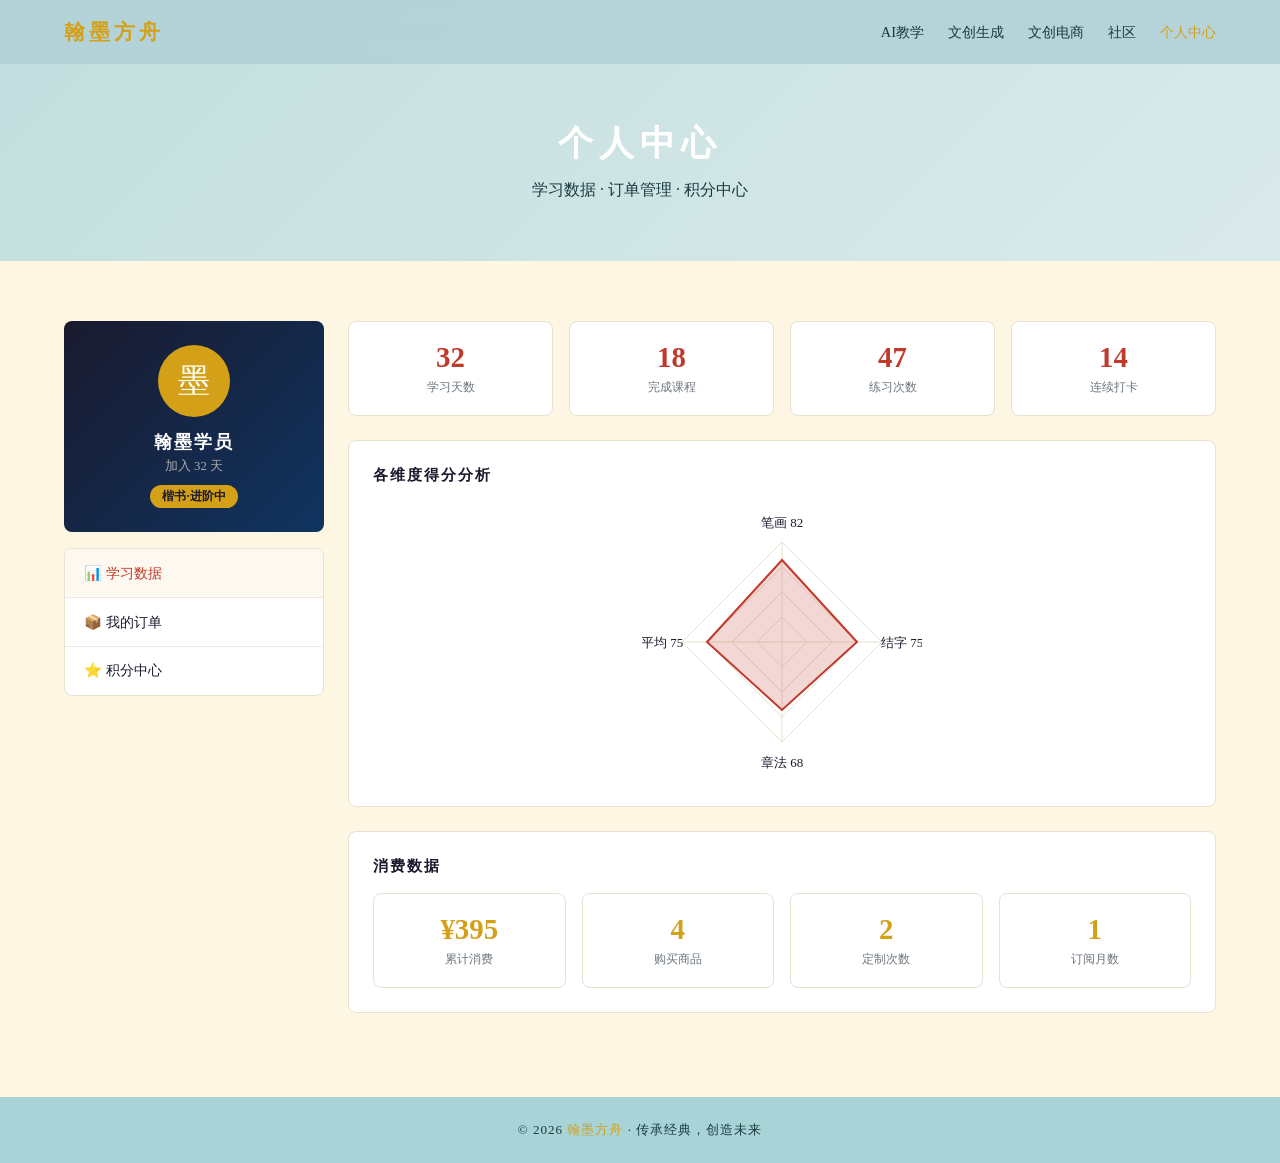
<file: profile.html>
<!DOCTYPE html>
<html lang="zh-CN">

<head>
  <meta charset="UTF-8">
  <meta name="viewport" content="width=device-width, initial-scale=1.0">
  <title>个人中心 — 翰墨方舟</title>
  <link rel="stylesheet" href="style.css">
  <style>
    .profile-layout {
      display: grid;
      grid-template-columns: 260px 1fr;
      gap: 1.5rem;
    }

    @media(max-width:768px) {
      .profile-layout {
        grid-template-columns: 1fr;
      }
    }

    .sidebar {
      display: flex;
      flex-direction: column;
      gap: 1rem;
    }

    .user-card {
      background: linear-gradient(135deg, var(--ink), #0f3460);
      color: #fff;
      border-radius: 8px;
      padding: 1.5rem;
      text-align: center;
    }

    .avatar {
      width: 72px;
      height: 72px;
      border-radius: 50%;
      background: var(--gold);
      display: flex;
      align-items: center;
      justify-content: center;
      font-size: 2rem;
      margin: 0 auto 0.8rem;
    }

    .user-card h3 {
      font-size: 1.1rem;
      letter-spacing: 2px;
    }

    .user-card p {
      font-size: 0.8rem;
      color: #aaa;
      margin-top: 0.3rem;
    }

    .level-badge {
      display: inline-block;
      margin-top: 0.6rem;
      padding: 0.2rem 0.8rem;
      background: var(--gold);
      color: var(--ink);
      border-radius: 20px;
      font-size: 0.78rem;
      font-weight: 700;
    }

    .menu-list {
      background: var(--white);
      border: 1px solid #e8e0d0;
      border-radius: 8px;
      overflow: hidden;
    }

    .menu-item {
      padding: 0.9rem 1.2rem;
      border-bottom: 1px solid #f0ebe0;
      cursor: pointer;
      font-size: 0.9rem;
      display: flex;
      align-items: center;
      gap: 0.6rem;
      transition: background .15s;
    }

    .menu-item:last-child {
      border-bottom: none;
    }

    .menu-item:hover,
    .menu-item.active {
      background: #fef9f0;
      color: var(--red);
    }

    .stat-grid {
      display: grid;
      grid-template-columns: repeat(4, 1fr);
      gap: 1rem;
      margin-bottom: 1.5rem;
    }

    @media(max-width:600px) {
      .stat-grid {
        grid-template-columns: repeat(2, 1fr);
      }
    }

    .stat-box {
      background: var(--white);
      border: 1px solid #e8e0d0;
      border-radius: 8px;
      padding: 1.2rem;
      text-align: center;
    }

    .stat-num {
      font-size: 1.8rem;
      font-weight: 700;
      color: var(--red);
    }

    .stat-label {
      font-size: 0.78rem;
      color: var(--gray);
      margin-top: 0.3rem;
    }

    /* Radar chart placeholder */
    .radar-wrap {
      background: var(--white);
      border: 1px solid #e8e0d0;
      border-radius: 8px;
      padding: 1.5rem;
      margin-bottom: 1.5rem;
    }

    .radar-wrap h4 {
      font-size: 0.95rem;
      letter-spacing: 2px;
      margin-bottom: 1rem;
    }

    canvas {
      display: block;
      margin: 0 auto;
    }

    .order-list {
      display: flex;
      flex-direction: column;
      gap: 0.8rem;
    }

    .order-item {
      background: var(--white);
      border: 1px solid #e8e0d0;
      border-radius: 8px;
      padding: 1rem 1.2rem;
      display: flex;
      align-items: center;
      gap: 1rem;
    }

    .order-icon {
      font-size: 2rem;
      flex-shrink: 0;
    }

    .order-info {
      flex: 1;
    }

    .order-info h4 {
      font-size: 0.9rem;
      margin-bottom: 0.2rem;
    }

    .order-info p {
      font-size: 0.78rem;
      color: var(--gray);
    }

    .order-status {
      font-size: 0.8rem;
      text-align: right;
    }

    .status-shipping {
      color: var(--gold);
    }

    .status-done {
      color: #27ae60;
    }

    .points-bar {
      background: var(--white);
      border: 1px solid #e8e0d0;
      border-radius: 8px;
      padding: 1.2rem 1.5rem;
      display: flex;
      align-items: center;
      justify-content: space-between;
      gap: 1rem;
      flex-wrap: wrap;
    }

    .points-num {
      font-size: 2rem;
      font-weight: 700;
      color: var(--gold);
    }
  </style>
</head>

<body>
  <nav>
    <a class="logo" href="index.html" data-i18n="logo">翰墨方舟</a>
    <ul class="nav-links">
      <li><a href="teaching.html" data-i18n="nav_teaching">AI教学</a></li>
      <li><a href="creative.html" data-i18n="nav_creative">文创生成</a></li>
      <li><a href="shop.html" data-i18n="nav_shop">文创电商</a></li>
      <li><a href="community.html" data-i18n="nav_community">社区</a></li>
      <li><a href="profile.html" class="active" data-i18n="nav_profile">个人中心</a></li>
    </ul>
  </nav>

  <div class="page-header">
    <h1 data-i18n="profile_title">个人中心</h1>
    <p data-i18n="profile_sub">学习数据 · 订单管理 · 积分中心</p>
  </div>

  <div class="section">
    <div class="profile-layout">
      <!-- 侧边栏 -->
      <div class="sidebar">
        <div class="user-card">
          <div class="avatar">墨</div>
          <h3 data-i18n="user_name">翰墨学员</h3>
          <p data-i18n="user_days">加入 32 天</p>
          <span class="level-badge" data-i18n="user_level">楷书·进阶中</span>
        </div>
        <div class="menu-list">
          <div class="menu-item active" onclick="showTab('data')" data-i18n="menu_data">📊 学习数据</div>
          <div class="menu-item" onclick="showTab('orders')" data-i18n="menu_orders">📦 我的订单</div>
          <div class="menu-item" onclick="showTab('points')" data-i18n="menu_points">⭐ 积分中心</div>
        </div>
      </div>

      <!-- 主内容 -->
      <div>
        <!-- 学习数据 -->
        <div id="tab-data">
          <div class="stat-grid">
            <div class="stat-box">
              <div class="stat-num">32</div>
              <div class="stat-label" data-i18n="stat_days">学习天数</div>
            </div>
            <div class="stat-box">
              <div class="stat-num">18</div>
              <div class="stat-label" data-i18n="stat_courses">完成课程</div>
            </div>
            <div class="stat-box">
              <div class="stat-num">47</div>
              <div class="stat-label" data-i18n="stat_practice">练习次数</div>
            </div>
            <div class="stat-box">
              <div class="stat-num">14</div>
              <div class="stat-label" data-i18n="stat_streak">连续打卡</div>
            </div>
          </div>

          <div class="radar-wrap">
            <h4 data-i18n="radar_title">各维度得分分析</h4>
            <canvas id="radarChart" width="280" height="280"></canvas>
          </div>

          <div class="radar-wrap">
            <h4 data-i18n="spend_title">消费数据</h4>
            <div class="stat-grid" style="margin-bottom:0;">
              <div class="stat-box">
                <div class="stat-num" style="color:var(--gold);">¥395</div>
                <div class="stat-label" data-i18n="spend_total">累计消费</div>
              </div>
              <div class="stat-box">
                <div class="stat-num" style="color:var(--gold);">4</div>
                <div class="stat-label" data-i18n="spend_items">购买商品</div>
              </div>
              <div class="stat-box">
                <div class="stat-num" style="color:var(--gold);">2</div>
                <div class="stat-label" data-i18n="spend_custom">定制次数</div>
              </div>
              <div class="stat-box">
                <div class="stat-num" style="color:var(--gold);">1</div>
                <div class="stat-label" data-i18n="spend_months">订阅月数</div>
              </div>
            </div>
          </div>
        </div>

        <!-- 订单 -->
        <div id="tab-orders" style="display:none;">
          <div class="order-list">
            <div class="order-item">
              <div class="order-icon">🖼️</div>
              <div class="order-info">
                <h4 data-i18n="order1_name">书法定制相框</h4>
                <p data-i18n="order1_date">2026-04-10 · 订单号 HM20260410001</p>
              </div>
              <div class="order-status"><span class="status-shipping" data-i18n="order1_status">配送中</span><br><span style="font-size:0.75rem;color:var(--gray);">¥128</span></div>
            </div>
            <div class="order-item">
              <div class="order-icon">🎁</div>
              <div class="order-info">
                <h4 data-i18n="order2_name">新手礼盒套装</h4>
                <p data-i18n="order2_date">2026-03-28 · 订单号 HM20260328002</p>
              </div>
              <div class="order-status"><span class="status-done" data-i18n="order2_status">已完成</span><br><span style="font-size:0.75rem;color:var(--gray);">¥168</span></div>
            </div>
            <div class="order-item">
              <div class="order-icon">📦</div>
              <div class="order-info">
                <h4 data-i18n="order3_name">月度订阅盒 · 4月</h4>
                <p data-i18n="order3_date">2026-04-01 · 订单号 HM20260401003</p>
              </div>
              <div class="order-status"><span class="status-shipping" data-i18n="order3_status">备货中</span><br><span style="font-size:0.75rem;color:var(--gray);">¥99</span></div>
            </div>
          </div>
        </div>

        <!-- 积分 -->
        <div id="tab-points" style="display:none;">
          <div class="points-bar" style="margin-bottom:1.2rem;">
            <div>
              <div style="font-size:0.85rem;color:var(--gray);" data-i18n="points_label">当前积分</div>
              <div class="points-num">238</div>
            </div>
            <a href="shop.html" class="btn btn-outline" data-i18n="points_exchange">积分兑换</a>
          </div>
          <div class="order-list">
            <div class="order-item">
              <div class="order-icon">✅</div>
              <div class="order-info"><h4 data-i18n="pt1_name">完成课程第2课</h4><p>2026-04-14</p></div>
              <div class="order-status" style="color:#27ae60;">+50</div>
            </div>
            <div class="order-item">
              <div class="order-icon">📷</div>
              <div class="order-info"><h4 data-i18n="pt2_name">上传练习作品</h4><p>2026-04-13</p></div>
              <div class="order-status" style="color:#27ae60;">+20</div>
            </div>
            <div class="order-item">
              <div class="order-icon">🛒</div>
              <div class="order-info"><h4 data-i18n="pt3_name">购买新手礼盒</h4><p>2026-03-28</p></div>
              <div class="order-status" style="color:#27ae60;">+168</div>
            </div>
          </div>
        </div>
      </div>
    </div>
  </div>

  <footer>
    <p id="footerText">© 2026 <span>翰墨方舟</span> · 传承经典，创造未来</p>
  </footer>

  <script src="lang.js"></script>
  <script>
    function showTab(name) {
      ['data', 'orders', 'points'].forEach(t => {
        document.getElementById('tab-' + t).style.display = t === name ? '' : 'none';
      });
      document.querySelectorAll('.menu-item').forEach((el, i) => {
        el.classList.toggle('active', ['data', 'orders', 'points'][i] === name);
      });
    }

    function applyLang() {
      const lang = getLang();
      document.querySelectorAll('[data-i18n]').forEach(el => {
        const val = TRANSLATIONS[lang][el.getAttribute('data-i18n')];
        if (val) el.textContent = val;
      });
      // radar labels
      const labels = TRANSLATIONS[lang].radar_labels;
      const name = TRANSLATIONS[lang].logo;
      document.getElementById('footerText').innerHTML = `© 2026 <span>${name}</span> · ${lang === 'en' ? 'Inherit Classics, Create the Future' : '传承经典，创造未来'}`;
      drawRadar(labels);
    }

    function drawRadar(labels) {
      const canvas = document.getElementById('radarChart');
      if (!canvas) return;
      const ctx = canvas.getContext('2d');
      ctx.clearRect(0, 0, canvas.width, canvas.height);
      const cx = 140, cy = 140, r = 100;
      const scores = [82, 75, 68, 75];
      const angles = labels.map((_, i) => (i / labels.length) * Math.PI * 2 - Math.PI / 2);
      ctx.strokeStyle = '#e8e0d0'; ctx.lineWidth = 1;
      [0.25, 0.5, 0.75, 1].forEach(scale => {
        ctx.beginPath();
        angles.forEach((a, i) => {
          const x = cx + Math.cos(a) * r * scale, y = cy + Math.sin(a) * r * scale;
          i === 0 ? ctx.moveTo(x, y) : ctx.lineTo(x, y);
        });
        ctx.closePath(); ctx.stroke();
      });
      angles.forEach(a => {
        ctx.beginPath(); ctx.moveTo(cx, cy);
        ctx.lineTo(cx + Math.cos(a) * r, cy + Math.sin(a) * r); ctx.stroke();
      });
      ctx.beginPath(); ctx.fillStyle = 'rgba(192,57,43,0.2)'; ctx.strokeStyle = '#c0392b'; ctx.lineWidth = 2;
      angles.forEach((a, i) => {
        const x = cx + Math.cos(a) * r * (scores[i] / 100), y = cy + Math.sin(a) * r * (scores[i] / 100);
        i === 0 ? ctx.moveTo(x, y) : ctx.lineTo(x, y);
      });
      ctx.closePath(); ctx.fill(); ctx.stroke();
      ctx.fillStyle = '#1a1a2e'; ctx.font = '13px serif'; ctx.textAlign = 'center';
      angles.forEach((a, i) => {
        const x = cx + Math.cos(a) * (r + 20), y = cy + Math.sin(a) * (r + 20) + 5;
        ctx.fillText(labels[i] + ' ' + scores[i], x, y);
      });
    }

    applyLang();
  </script>
</body>

</html>
</file>
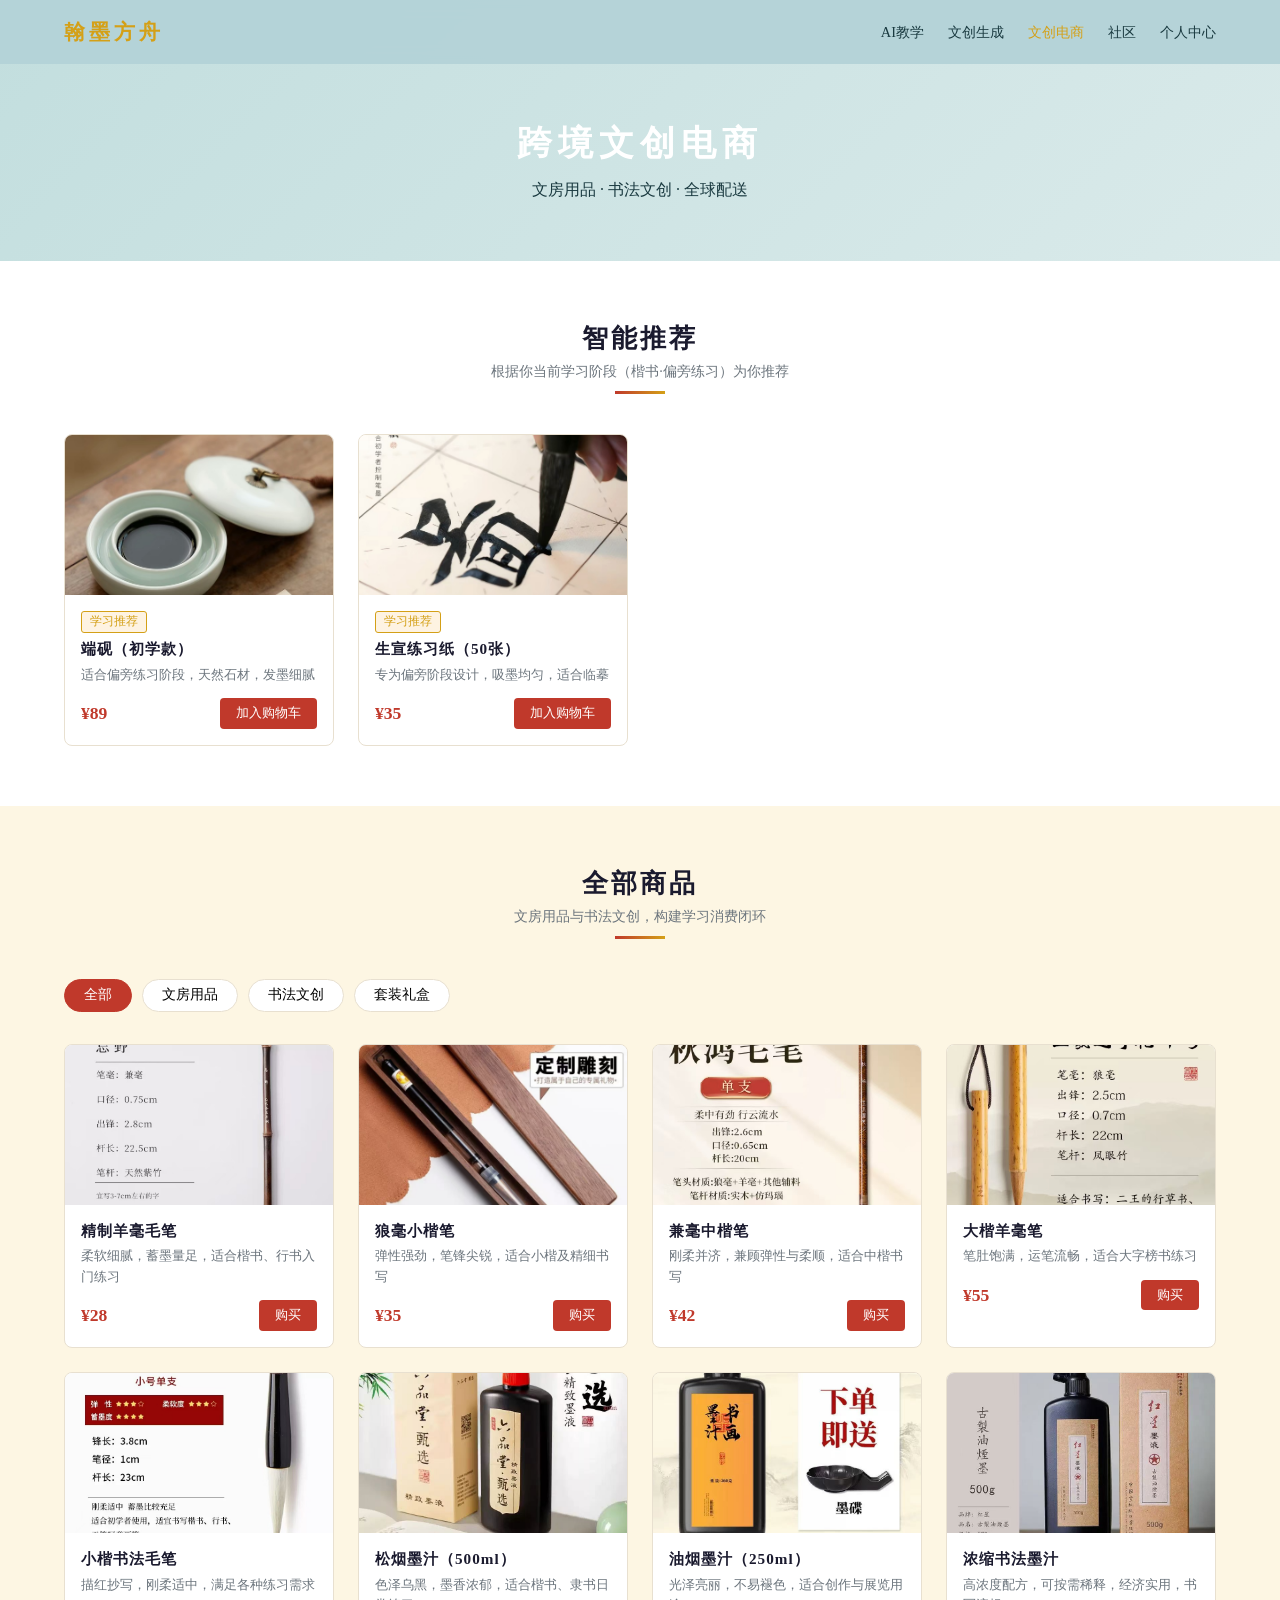
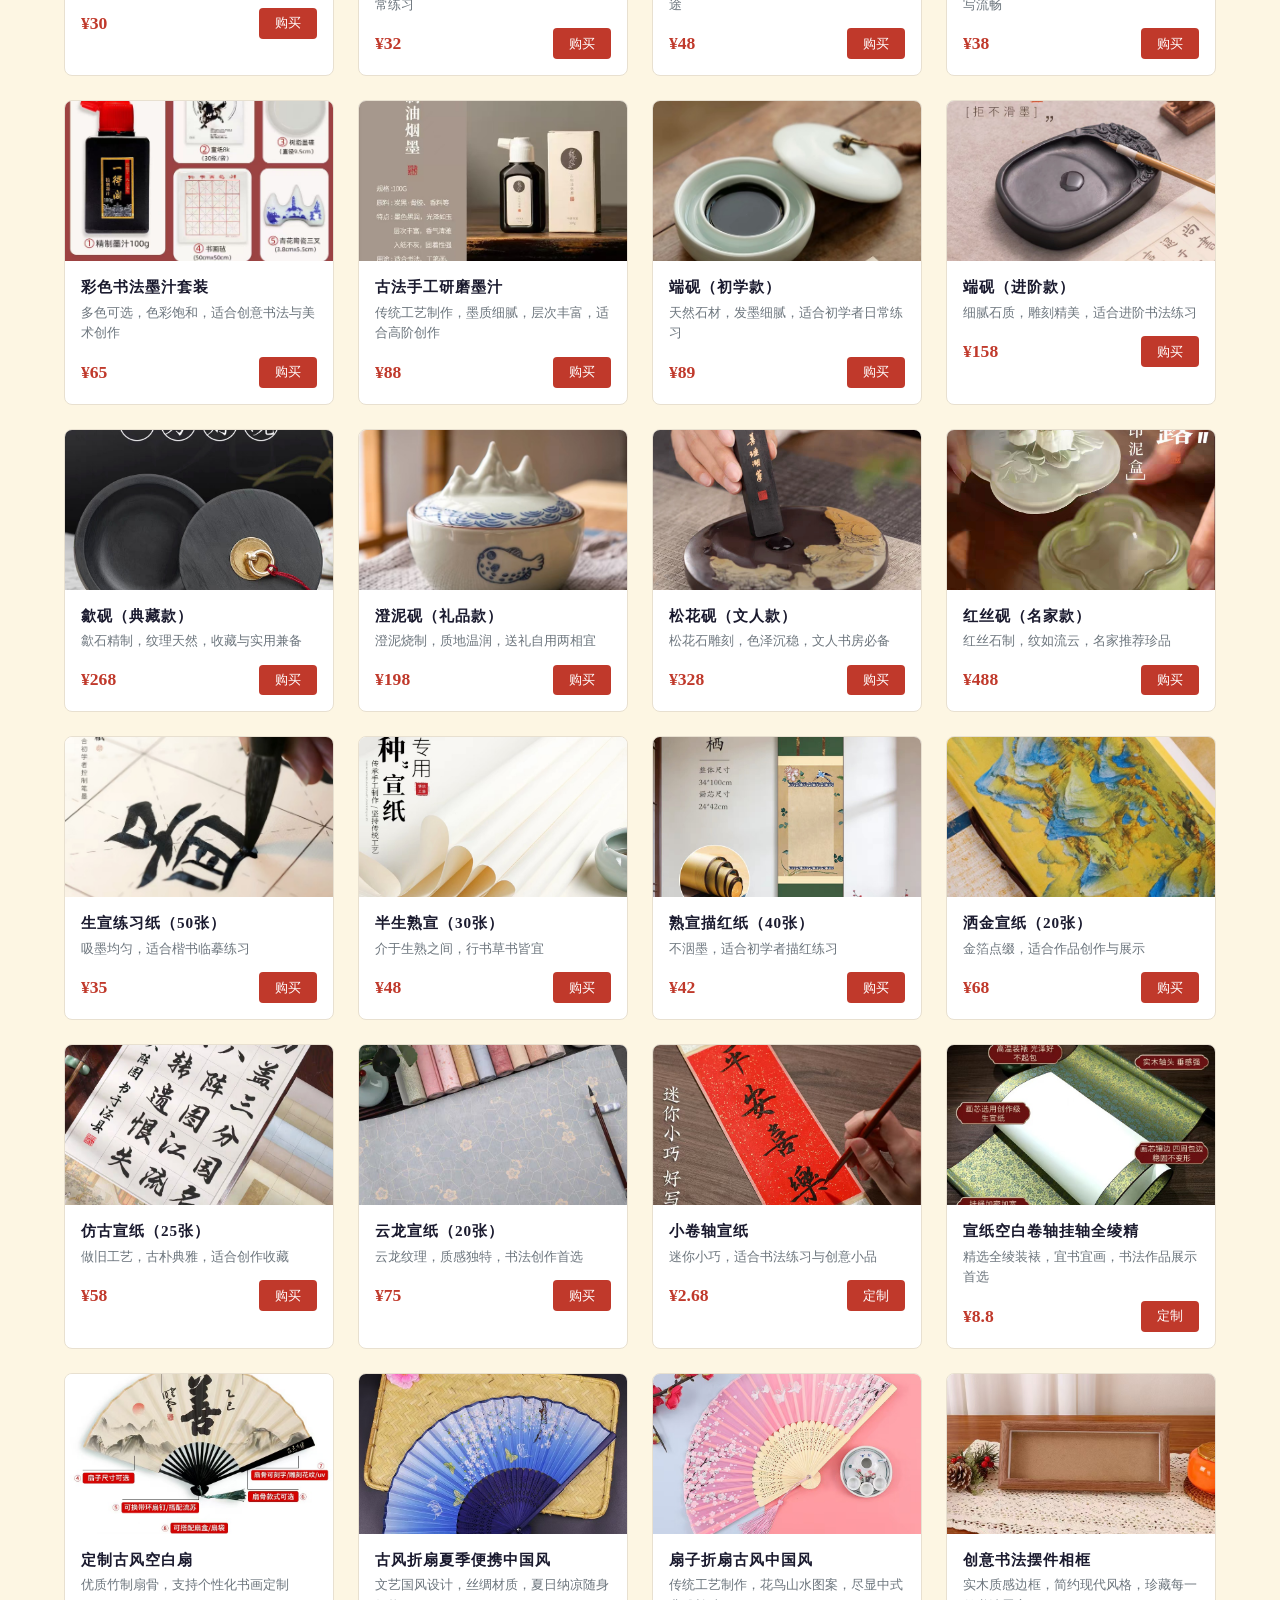
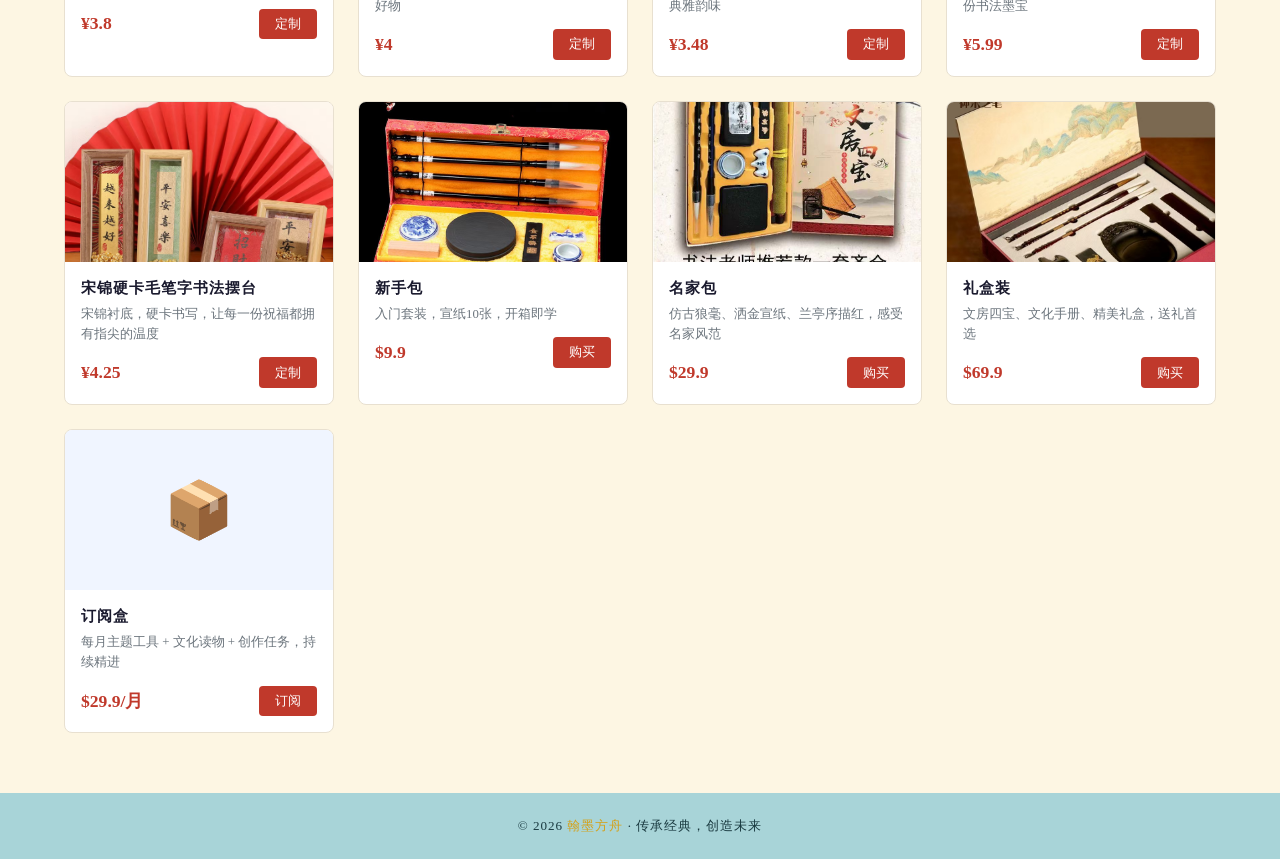
<file: shop.html>
<!DOCTYPE html>
<html lang="zh-CN">

<head>
  <meta charset="UTF-8">
  <meta name="viewport" content="width=device-width, initial-scale=1.0">
  <title>跨境文创电商 — 翰墨方舟</title>
  <link rel="stylesheet" href="style.css">
  <style>
    .filter-bar {
      display: flex;
      gap: 0.6rem;
      flex-wrap: wrap;
      margin-bottom: 2rem;
    }

    .filter-btn {
      padding: 0.4rem 1.2rem;
      border-radius: 20px;
      border: 1px solid #e8e0d0;
      background: var(--white);
      cursor: pointer;
      font-size: 0.85rem;
      font-family: inherit;
      transition: all .2s;
    }

    .filter-btn.active,
    .filter-btn:hover {
      background: var(--red);
      color: #fff;
      border-color: var(--red);
    }

    .product-grid {
      display: grid;
      grid-template-columns: repeat(auto-fill, minmax(220px, 1fr));
      gap: 1.5rem;
    }

    .product-card {
      background: var(--white);
      border: 1px solid #e8e0d0;
      border-radius: 8px;
      overflow: hidden;
      transition: transform .2s, box-shadow .2s;
    }

    .product-card:hover {
      transform: translateY(-4px);
      box-shadow: 0 8px 24px rgba(0, 0, 0, 0.08);
    }

    .product-img {
      height: 160px;
      overflow: hidden;
    }

    .product-img img {
      width: 100%;
      height: 100%;
      object-fit: cover;
    }

    .product-img.emoji {
      display: flex;
      align-items: center;
      justify-content: center;
      font-size: 3.5rem;
    }

    .product-body {
      padding: 1rem;
    }

    .product-body h4 {
      font-size: 0.95rem;
      letter-spacing: 1px;
      margin-bottom: 0.3rem;
    }

    .product-body p {
      font-size: 0.8rem;
      color: var(--gray);
      line-height: 1.6;
      margin-bottom: 0.8rem;
    }

    .product-footer {
      display: flex;
      align-items: center;
      justify-content: space-between;
    }

    .price {
      color: var(--red);
      font-weight: 700;
      font-size: 1.1rem;
    }

    .recommend-badge {
      display: inline-block;
      padding: 0.15rem 0.5rem;
      border-radius: 3px;
      background: #fef3e2;
      color: var(--gold);
      font-size: 0.72rem;
      border: 1px solid var(--gold);
      margin-bottom: 0.4rem;
    }
  </style>
</head>

<body>
  <nav>
    <a class="logo" href="index.html" data-i18n="logo">翰墨方舟</a>
    <ul class="nav-links">
      <li><a href="teaching.html" data-i18n="nav_teaching">AI教学</a></li>
      <li><a href="creative.html" data-i18n="nav_creative">文创生成</a></li>
      <li><a href="shop.html" class="active" data-i18n="nav_shop">文创电商</a></li>
      <li><a href="community.html" data-i18n="nav_community">社区</a></li>
      <li><a href="profile.html" data-i18n="nav_profile">个人中心</a></li>
    </ul>
  </nav>

  <div class="page-header">
    <h1 data-i18n="shop_title">跨境文创电商</h1>
    <p data-i18n="shop_sub">文房用品 · 书法文创 · 全球配送</p>
  </div>

  <div class="section section-alt">
    <div class="section-title">
      <h2 data-i18n="recommend_title">智能推荐</h2>
      <p data-i18n="recommend_sub">根据你当前学习阶段（楷书·偏旁练习）为你推荐</p>
      <div class="divider"></div>
    </div>
    <div class="product-grid">
      <div class="product-card">
        <div class="product-img"><img src="images/inkstone/1.png" alt="端砚"></div>
        <div class="product-body">
          <div class="recommend-badge" data-i18n="recommend_badge">学习推荐</div>
          <h4 data-i18n="rec_stone_title">端砚（初学款）</h4>
          <p data-i18n="rec_stone_desc">适合偏旁练习阶段，天然石材，发墨细腻</p>
          <div class="product-footer">
            <span class="price">¥89</span>
            <button class="btn btn-primary btn-sm" onclick="alert('加入购物车')" data-i18n="add_cart">加入购物车</button>
          </div>
        </div>
      </div>
      <div class="product-card">
        <div class="product-img"><img src="images/paper/1.png" alt="宣纸"></div>
        <div class="product-body">
          <div class="recommend-badge" data-i18n="recommend_badge">学习推荐</div>
          <h4 data-i18n="rec_paper_title">生宣练习纸（50张）</h4>
          <p data-i18n="rec_paper_desc">专为偏旁阶段设计，吸墨均匀，适合临摹</p>
          <div class="product-footer">
            <span class="price">¥35</span>
            <button class="btn btn-primary btn-sm" onclick="alert('加入购物车')" data-i18n="add_cart">加入购物车</button>
          </div>
        </div>
      </div>
    </div>
  </div>

  <div class="section">
    <div class="section-title">
      <h2 data-i18n="all_products">全部商品</h2>
      <p data-i18n="all_products_sub">文房用品与书法文创，构建学习消费闭环</p>
      <div class="divider"></div>
    </div>
    <div class="filter-bar">
      <button class="filter-btn active" onclick="filterProducts(this,'all')" data-i18n="filter_all">全部</button>
      <button class="filter-btn" onclick="filterProducts(this,'stationery')" data-i18n="filter_stationery">文房用品</button>
      <button class="filter-btn" onclick="filterProducts(this,'creative')" data-i18n="filter_creative">书法文创</button>
      <button class="filter-btn" onclick="filterProducts(this,'bundle')" data-i18n="filter_bundle">套装礼盒</button>
    </div>

    <div class="product-grid" id="productGrid">
      <div class="product-card" data-cat="stationery">
        <div class="product-img"><img src="images/brush/1.jpg" alt="羊毫毛笔"></div>
        <div class="product-body">
          <h4 data-i18n="sp_brush1_title">精制羊毫毛笔</h4>
          <p data-i18n="sp_brush1_desc">柔软细腻，蓄墨量足，适合楷书、行书入门练习</p>
          <div class="product-footer"><span class="price">¥28</span>
            <button class="btn btn-primary btn-sm" onclick="alert('加入购物车')" data-i18n="buy">购买</button>
          </div>
        </div>
      </div>
      <div class="product-card" data-cat="stationery">
        <div class="product-img"><img src="images/brush/2.jpg" alt="狼毫毛笔"></div>
        <div class="product-body">
          <h4 data-i18n="sp_brush2_title">狼毫小楷笔</h4>
          <p data-i18n="sp_brush2_desc">弹性强劲，笔锋尖锐，适合小楷及精细书写</p>
          <div class="product-footer"><span class="price">¥35</span>
            <button class="btn btn-primary btn-sm" onclick="alert('加入购物车')" data-i18n="buy">购买</button>
          </div>
        </div>
      </div>
      <div class="product-card" data-cat="stationery">
        <div class="product-img"><img src="images/brush/3.jpg" alt="兼毫毛笔"></div>
        <div class="product-body">
          <h4 data-i18n="sp_brush3_title">兼毫中楷笔</h4>
          <p data-i18n="sp_brush3_desc">刚柔并济，兼顾弹性与柔顺，适合中楷书写</p>
          <div class="product-footer"><span class="price">¥42</span>
            <button class="btn btn-primary btn-sm" onclick="alert('加入购物车')" data-i18n="buy">购买</button>
          </div>
        </div>
      </div>
      <div class="product-card" data-cat="stationery">
        <div class="product-img"><img src="images/brush/4.jpg" alt="大楷毛笔"></div>
        <div class="product-body">
          <h4 data-i18n="sp_brush4_title">大楷羊毫笔</h4>
          <p data-i18n="sp_brush4_desc">笔肚饱满，运笔流畅，适合大字榜书练习</p>
          <div class="product-footer"><span class="price">¥55</span>
            <button class="btn btn-primary btn-sm" onclick="alert('加入购物车')" data-i18n="buy">购买</button>
          </div>
        </div>
      </div>
      <div class="product-card" data-cat="stationery">
        <div class="product-img"><img src="images/brush/5.jpg" alt="毛笔套装"></div>
        <div class="product-body">
          <h4 data-i18n="sp_brush5_title">小楷书法毛笔</h4>
          <p data-i18n="sp_brush5_desc">描红抄写，刚柔适中，满足各种练习需求</p>
          <div class="product-footer"><span class="price">¥30</span>
            <button class="btn btn-primary btn-sm" onclick="alert('加入购物车')" data-i18n="buy">购买</button>
          </div>
        </div>
      </div>
      <div class="product-card" data-cat="stationery">
        <div class="product-img"><img src="images/ink/1.jpg" alt="松烟墨汁"></div>
        <div class="product-body">
          <h4 data-i18n="sp_ink1_title">松烟墨汁（500ml）</h4>
          <p data-i18n="sp_ink1_desc">色泽乌黑，墨香浓郁，适合楷书、隶书日常练习</p>
          <div class="product-footer"><span class="price">¥32</span>
            <button class="btn btn-primary btn-sm" onclick="alert('加入购物车')" data-i18n="buy">购买</button>
          </div>
        </div>
      </div>
      <div class="product-card" data-cat="stationery">
        <div class="product-img"><img src="images/ink/2.jpg" alt="油烟墨汁"></div>
        <div class="product-body">
          <h4 data-i18n="sp_ink2_title">油烟墨汁（250ml）</h4>
          <p data-i18n="sp_ink2_desc">光泽亮丽，不易褪色，适合创作与展览用途</p>
          <div class="product-footer"><span class="price">¥48</span>
            <button class="btn btn-primary btn-sm" onclick="alert('加入购物车')" data-i18n="buy">购买</button>
          </div>
        </div>
      </div>
      <div class="product-card" data-cat="stationery">
        <div class="product-img"><img src="images/ink/3.jpg" alt="浓缩墨汁"></div>
        <div class="product-body">
          <h4 data-i18n="sp_ink3_title">浓缩书法墨汁</h4>
          <p data-i18n="sp_ink3_desc">高浓度配方，可按需稀释，经济实用，书写流畅</p>
          <div class="product-footer"><span class="price">¥38</span>
            <button class="btn btn-primary btn-sm" onclick="alert('加入购物车')" data-i18n="buy">购买</button>
          </div>
        </div>
      </div>
      <div class="product-card" data-cat="stationery">
        <div class="product-img"><img src="images/ink/4.jpg" alt="彩色墨汁"></div>
        <div class="product-body">
          <h4 data-i18n="sp_ink4_title">彩色书法墨汁套装</h4>
          <p data-i18n="sp_ink4_desc">多色可选，色彩饱和，适合创意书法与美术创作</p>
          <div class="product-footer"><span class="price">¥65</span>
            <button class="btn btn-primary btn-sm" onclick="alert('加入购物车')" data-i18n="buy">购买</button>
          </div>
        </div>
      </div>
      <div class="product-card" data-cat="stationery">
        <div class="product-img"><img src="images/ink/5.jpg" alt="古法墨汁"></div>
        <div class="product-body">
          <h4 data-i18n="sp_ink5_title">古法手工研磨墨汁</h4>
          <p data-i18n="sp_ink5_desc">传统工艺制作，墨质细腻，层次丰富，适合高阶创作</p>
          <div class="product-footer"><span class="price">¥88</span>
            <button class="btn btn-primary btn-sm" onclick="alert('加入购物车')" data-i18n="buy">购买</button>
          </div>
        </div>
      </div>
      <div class="product-card" data-cat="stationery">
        <div class="product-img"><img src="images/inkstone/1.png" alt="端砚一号"></div>
        <div class="product-body">
          <h4 data-i18n="sp_stone1_title">端砚（初学款）</h4>
          <p data-i18n="sp_stone1_desc">天然石材，发墨细腻，适合初学者日常练习</p>
          <div class="product-footer"><span class="price">¥89</span>
            <button class="btn btn-primary btn-sm" onclick="alert('加入购物车')" data-i18n="buy">购买</button>
          </div>
        </div>
      </div>
      <div class="product-card" data-cat="stationery">
        <div class="product-img"><img src="images/inkstone/2.png" alt="端砚二号"></div>
        <div class="product-body">
          <h4 data-i18n="sp_stone2_title">端砚（进阶款）</h4>
          <p data-i18n="sp_stone2_desc">细腻石质，雕刻精美，适合进阶书法练习</p>
          <div class="product-footer"><span class="price">¥158</span>
            <button class="btn btn-primary btn-sm" onclick="alert('加入购物车')" data-i18n="buy">购买</button>
          </div>
        </div>
      </div>
      <div class="product-card" data-cat="stationery">
        <div class="product-img"><img src="images/inkstone/3.png" alt="端砚三号"></div>
        <div class="product-body">
          <h4 data-i18n="sp_stone3_title">歙砚（典藏款）</h4>
          <p data-i18n="sp_stone3_desc">歙石精制，纹理天然，收藏与实用兼备</p>
          <div class="product-footer"><span class="price">¥268</span>
            <button class="btn btn-primary btn-sm" onclick="alert('加入购物车')" data-i18n="buy">购买</button>
          </div>
        </div>
      </div>
      <div class="product-card" data-cat="stationery">
        <div class="product-img"><img src="images/inkstone/4.png" alt="端砚四号"></div>
        <div class="product-body">
          <h4 data-i18n="sp_stone4_title">澄泥砚（礼品款）</h4>
          <p data-i18n="sp_stone4_desc">澄泥烧制，质地温润，送礼自用两相宜</p>
          <div class="product-footer"><span class="price">¥198</span>
            <button class="btn btn-primary btn-sm" onclick="alert('加入购物车')" data-i18n="buy">购买</button>
          </div>
        </div>
      </div>
      <div class="product-card" data-cat="stationery">
        <div class="product-img"><img src="images/inkstone/5.png" alt="端砚五号"></div>
        <div class="product-body">
          <h4 data-i18n="sp_stone5_title">松花砚（文人款）</h4>
          <p data-i18n="sp_stone5_desc">松花石雕刻，色泽沉稳，文人书房必备</p>
          <div class="product-footer"><span class="price">¥328</span>
            <button class="btn btn-primary btn-sm" onclick="alert('加入购物车')" data-i18n="buy">购买</button>
          </div>
        </div>
      </div>
      <div class="product-card" data-cat="stationery">
        <div class="product-img"><img src="images/inkstone/6.png" alt="端砚六号"></div>
        <div class="product-body">
          <h4 data-i18n="sp_stone6_title">红丝砚（名家款）</h4>
          <p data-i18n="sp_stone6_desc">红丝石制，纹如流云，名家推荐珍品</p>
          <div class="product-footer"><span class="price">¥488</span>
            <button class="btn btn-primary btn-sm" onclick="alert('加入购物车')" data-i18n="buy">购买</button>
          </div>
        </div>
      </div>
      <div class="product-card" data-cat="stationery">
        <div class="product-img"><img src="images/paper/1.png" alt="宣纸一号"></div>
        <div class="product-body">
          <h4 data-i18n="sp_paper1_title">生宣练习纸（50张）</h4>
          <p data-i18n="sp_paper1_desc">吸墨均匀，适合楷书临摹练习</p>
          <div class="product-footer"><span class="price">¥35</span>
            <button class="btn btn-primary btn-sm" onclick="alert('加入购物车')" data-i18n="buy">购买</button>
          </div>
        </div>
      </div>
      <div class="product-card" data-cat="stationery">
        <div class="product-img"><img src="images/paper/2.png" alt="宣纸二号"></div>
        <div class="product-body">
          <h4 data-i18n="sp_paper2_title">半生熟宣（30张）</h4>
          <p data-i18n="sp_paper2_desc">介于生熟之间，行书草书皆宜</p>
          <div class="product-footer"><span class="price">¥48</span>
            <button class="btn btn-primary btn-sm" onclick="alert('加入购物车')" data-i18n="buy">购买</button>
          </div>
        </div>
      </div>
      <div class="product-card" data-cat="stationery">
        <div class="product-img"><img src="images/paper/3.png" alt="宣纸三号"></div>
        <div class="product-body">
          <h4 data-i18n="sp_paper3_title">熟宣描红纸（40张）</h4>
          <p data-i18n="sp_paper3_desc">不洇墨，适合初学者描红练习</p>
          <div class="product-footer"><span class="price">¥42</span>
            <button class="btn btn-primary btn-sm" onclick="alert('加入购物车')" data-i18n="buy">购买</button>
          </div>
        </div>
      </div>
      <div class="product-card" data-cat="stationery">
        <div class="product-img"><img src="images/paper/4.png" alt="宣纸四号"></div>
        <div class="product-body">
          <h4 data-i18n="sp_paper4_title">洒金宣纸（20张）</h4>
          <p data-i18n="sp_paper4_desc">金箔点缀，适合作品创作与展示</p>
          <div class="product-footer"><span class="price">¥68</span>
            <button class="btn btn-primary btn-sm" onclick="alert('加入购物车')" data-i18n="buy">购买</button>
          </div>
        </div>
      </div>
      <div class="product-card" data-cat="stationery">
        <div class="product-img"><img src="images/paper/5.png" alt="宣纸五号"></div>
        <div class="product-body">
          <h4 data-i18n="sp_paper5_title">仿古宣纸（25张）</h4>
          <p data-i18n="sp_paper5_desc">做旧工艺，古朴典雅，适合创作收藏</p>
          <div class="product-footer"><span class="price">¥58</span>
            <button class="btn btn-primary btn-sm" onclick="alert('加入购物车')" data-i18n="buy">购买</button>
          </div>
        </div>
      </div>
      <div class="product-card" data-cat="stationery">
        <div class="product-img"><img src="images/paper/6.png" alt="宣纸六号"></div>
        <div class="product-body">
          <h4 data-i18n="sp_paper6_title">云龙宣纸（20张）</h4>
          <p data-i18n="sp_paper6_desc">云龙纹理，质感独特，书法创作首选</p>
          <div class="product-footer"><span class="price">¥75</span>
            <button class="btn btn-primary btn-sm" onclick="alert('加入购物车')" data-i18n="buy">购买</button>
          </div>
        </div>
      </div>
      <div class="product-card" data-cat="creative">
        <div class="product-img"><img src="images/creative/1.jpg" alt="书法文创1"></div>
        <div class="product-body">
          <h4 data-i18n="sp_cr1_title">小卷轴宣纸</h4>
          <p data-i18n="sp_cr1_desc">迷你小巧，适合书法练习与创意小品</p>
          <div class="product-footer"><span class="price">¥2.68</span>
            <button class="btn btn-primary btn-sm" onclick="location.href='creative.html'"
              data-i18n="customize">定制</button>
          </div>
        </div>
      </div>
      <div class="product-card" data-cat="creative">
        <div class="product-img"><img src="images/creative/2.jpg" alt="书法文创2"></div>
        <div class="product-body">
          <h4 data-i18n="sp_cr2_title">宣纸空白卷轴挂轴全绫精</h4>
          <p data-i18n="sp_cr2_desc">精选全绫装裱，宜书宜画，书法作品展示首选</p>
          <div class="product-footer"><span class="price">¥8.8</span>
            <button class="btn btn-primary btn-sm" onclick="location.href='creative.html'"
              data-i18n="customize">定制</button>
          </div>
        </div>
      </div>
      <div class="product-card" data-cat="creative">
        <div class="product-img"><img src="images/creative/3.jpg" alt="书法文创3"></div>
        <div class="product-body">
          <h4 data-i18n="sp_cr3_title">定制古风空白扇</h4>
          <p data-i18n="sp_cr3_desc">优质竹制扇骨，支持个性化书画定制</p>
          <div class="product-footer"><span class="price">¥3.8</span>
            <button class="btn btn-primary btn-sm" onclick="location.href='creative.html'"
              data-i18n="customize">定制</button>
          </div>
        </div>
      </div>
      <div class="product-card" data-cat="creative">
        <div class="product-img"><img src="images/creative/4.jpg" alt="书法文创4"></div>
        <div class="product-body">
          <h4 data-i18n="sp_cr4_title">古风折扇夏季便携中国风</h4>
          <p data-i18n="sp_cr4_desc">文艺国风设计，丝绸材质，夏日纳凉随身好物</p>
          <div class="product-footer"><span class="price">¥4</span>
            <button class="btn btn-primary btn-sm" onclick="location.href='creative.html'"
              data-i18n="customize">定制</button>
          </div>
        </div>
      </div>
      <div class="product-card" data-cat="creative">
        <div class="product-img"><img src="images/creative/5.jpg" alt="书法文创5"></div>
        <div class="product-body">
          <h4 data-i18n="sp_cr5_title">扇子折扇古风中国风</h4>
          <p data-i18n="sp_cr5_desc">传统工艺制作，花鸟山水图案，尽显中式典雅韵味</p>
          <div class="product-footer"><span class="price">¥3.48</span>
            <button class="btn btn-primary btn-sm" onclick="location.href='creative.html'"
              data-i18n="customize">定制</button>
          </div>
        </div>
      </div>
      <div class="product-card" data-cat="creative">
        <div class="product-img"><img src="images/creative/6.jpg" alt="书法文创6"></div>
        <div class="product-body">
          <h4 data-i18n="sp_cr6_title">创意书法摆件相框</h4>
          <p data-i18n="sp_cr6_desc">实木质感边框，简约现代风格，珍藏每一份书法墨宝</p>
          <div class="product-footer"><span class="price">¥5.99</span>
            <button class="btn btn-primary btn-sm" onclick="location.href='creative.html'"
              data-i18n="customize">定制</button>
          </div>
        </div>
      </div>
      <div class="product-card" data-cat="creative">
        <div class="product-img"><img src="images/creative/7.jpg" alt="书法文创7"></div>
        <div class="product-body">
          <h4 data-i18n="sp_cr7_title">宋锦硬卡毛笔字书法摆台</h4>
          <p data-i18n="sp_cr7_desc">宋锦衬底，硬卡书写，让每一份祝福都拥有指尖的温度</p>
          <div class="product-footer"><span class="price">¥4.25</span>
            <button class="btn btn-primary btn-sm" onclick="location.href='creative.html'"
              data-i18n="customize">定制</button>
          </div>
        </div>
      </div>
      <div class="product-card" data-cat="bundle">
        <div class="product-img"><img src="images/set/1.jpg" alt="新手包"></div>
        <div class="product-body">
          <h4 data-i18n="sp_bd1_title">新手包</h4>
          <p data-i18n="sp_bd1_desc">入门套装，宣纸10张，开箱即学</p>
          <div class="product-footer"><span class="price">$9.9</span>
            <button class="btn btn-primary btn-sm" onclick="alert('加入购物车')" data-i18n="buy">购买</button>
          </div>
        </div>
      </div>
      <div class="product-card" data-cat="bundle">
        <div class="product-img"><img src="images/set/2.jpg" alt="名家包"></div>
        <div class="product-body">
          <h4 data-i18n="sp_bd2_title">名家包</h4>
          <p data-i18n="sp_bd2_desc">仿古狼毫、洒金宣纸、兰亭序描红，感受名家风范</p>
          <div class="product-footer"><span class="price">$29.9</span>
            <button class="btn btn-primary btn-sm" onclick="alert('加入购物车')" data-i18n="buy">购买</button>
          </div>
        </div>
      </div>
      <div class="product-card" data-cat="bundle">
        <div class="product-img"><img src="images/set/3.jpg" alt="礼盒装"></div>
        <div class="product-body">
          <h4 data-i18n="sp_bd3_title">礼盒装</h4>
          <p data-i18n="sp_bd3_desc">文房四宝、文化手册、精美礼盒，送礼首选</p>
          <div class="product-footer"><span class="price">$69.9</span>
            <button class="btn btn-primary btn-sm" onclick="alert('加入购物车')" data-i18n="buy">购买</button>
          </div>
        </div>
      </div>
      <div class="product-card" data-cat="bundle">
        <div class="product-img emoji" style="background:#f0f5ff;">📦</div>
        <div class="product-body">
          <h4 data-i18n="sp_bd4_title">订阅盒</h4>
          <p data-i18n="sp_bd4_desc">每月主题工具 + 文化读物 + 创作任务，持续精进</p>
          <div class="product-footer"><span class="price">$29.9/月</span>
            <button class="btn btn-primary btn-sm" onclick="alert('订阅功能演示')" data-i18n="subscribe">订阅</button>
          </div>
        </div>
      </div>
    </div>
  </div>

  <footer>
    <p id="footerText">© 2026 <span>翰墨方舟</span> · 传承经典，创造未来</p>
  </footer>

  <script src="lang.js"></script>
  <script>
    function filterProducts(btn, cat) {
      document.querySelectorAll('.filter-btn').forEach(b => b.classList.remove('active'));
      btn.classList.add('active');
      document.querySelectorAll('#productGrid .product-card').forEach(card => {
        card.style.display = (cat === 'all' || card.dataset.cat === cat) ? '' : 'none';
      });
    }
    function applyLang() {
      const lang = getLang();
      document.querySelectorAll('[data-i18n]').forEach(el => {
        const val = TRANSLATIONS[lang][el.getAttribute('data-i18n')];
        if (val) el.textContent = val;
      });
      const name = TRANSLATIONS[lang].logo;
      document.getElementById('footerText').innerHTML = `© 2026 <span>${name}</span> · ${lang === 'en' ? 'Inherit Classics, Create the Future' : '传承经典，创造未来'}`;
    }
    applyLang();
  </script>
</body>

</html>
</file>
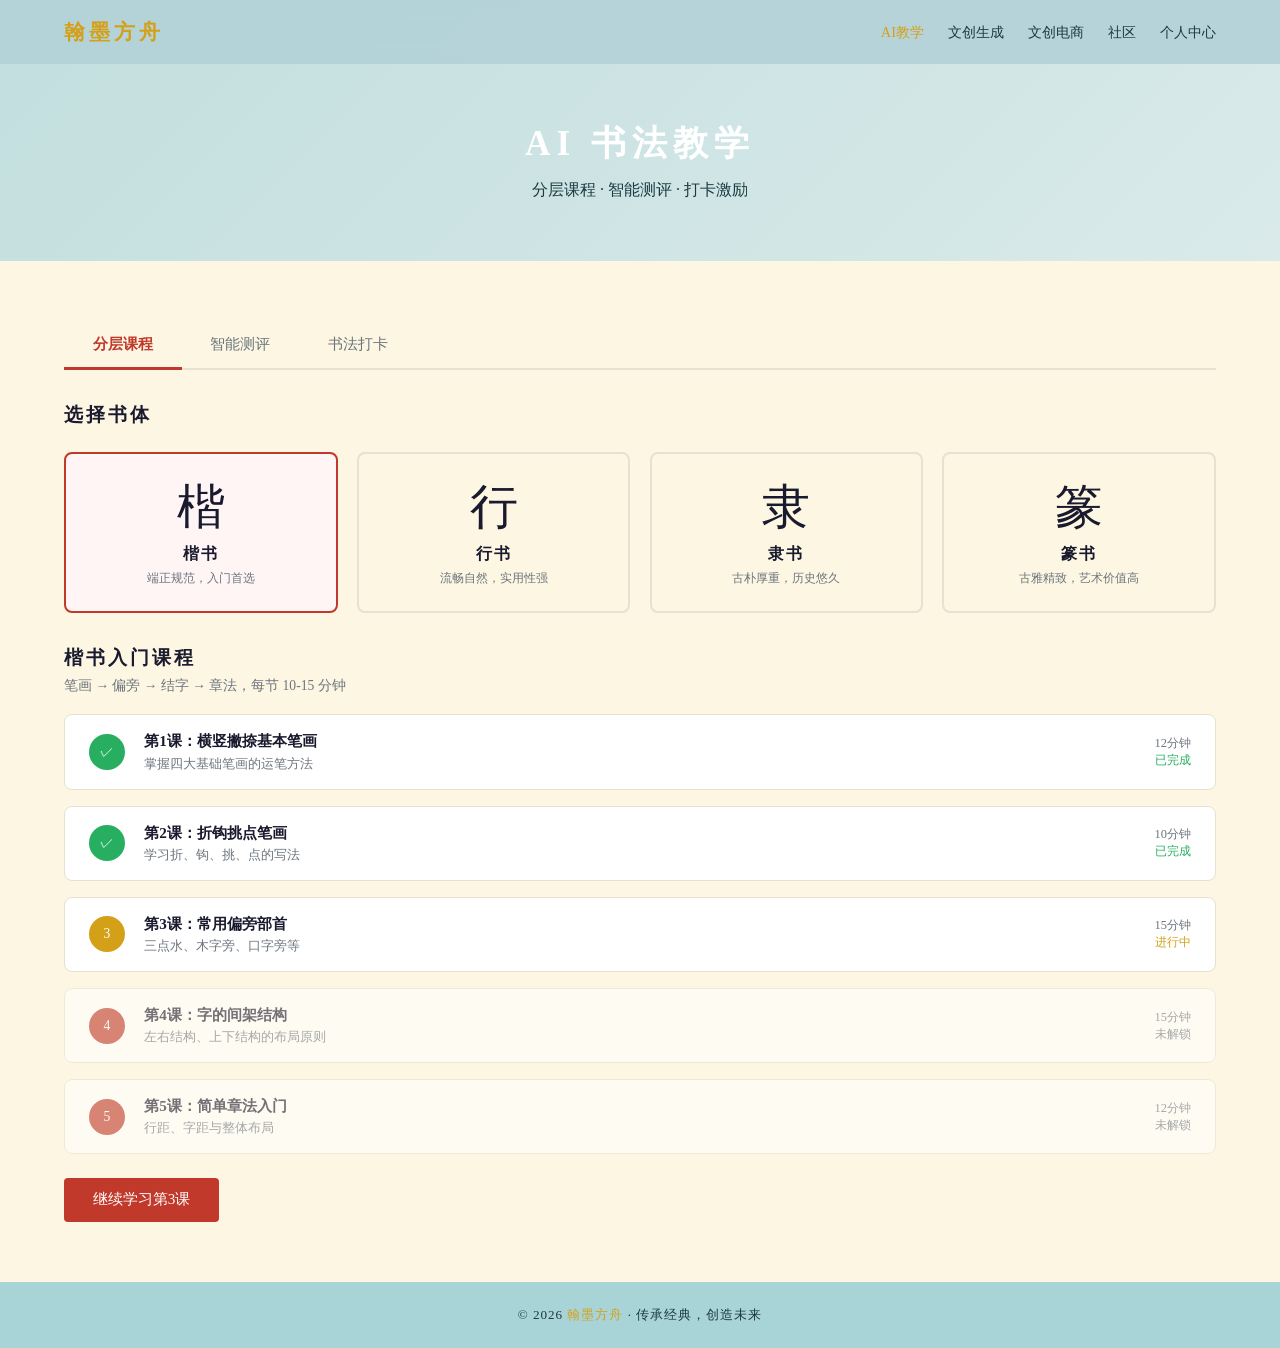
<file: teaching.html>
<!DOCTYPE html>
<html lang="zh-CN">
<head>
<meta charset="UTF-8">
<meta name="viewport" content="width=device-width, initial-scale=1.0">
<title>AI书法教学 — 翰墨方舟</title>
<link rel="stylesheet" href="style.css">
<style>
.tabs { display: flex; gap: 0; border-bottom: 2px solid #e8e0d0; margin-bottom: 2rem; }
.tab {
  padding: 0.8rem 1.8rem; cursor: pointer; font-size: 0.95rem;
  border-bottom: 3px solid transparent; margin-bottom: -2px;
  transition: all .2s; color: var(--gray);
}
.tab.active { color: var(--red); border-bottom-color: var(--red); font-weight: 700; }
.tab-content { display: none; }
.tab-content.active { display: block; }

/* 书体选择 */
.style-grid { display: grid; grid-template-columns: repeat(auto-fit, minmax(160px, 1fr)); gap: 1.2rem; }
.style-card {
  border: 2px solid #e8e0d0; border-radius: 8px; padding: 1.5rem 1rem;
  text-align: center; cursor: pointer; transition: all .2s;
}
.style-card:hover, .style-card.selected { border-color: var(--red); background: #fff5f5; }
.style-char { font-size: 3rem; line-height: 1.2; margin-bottom: 0.5rem; }
.style-card h4 { font-size: 1rem; letter-spacing: 2px; }
.style-card p { font-size: 0.78rem; color: var(--gray); margin-top: 0.3rem; }

/* 课程列表 */
.course-list { display: flex; flex-direction: column; gap: 1rem; }
.course-item {
  display: flex; align-items: center; gap: 1.2rem;
  border: 1px solid #e8e0d0; border-radius: 8px; padding: 1rem 1.5rem;
  background: var(--white); transition: box-shadow .2s;
}
.course-item:hover { box-shadow: 0 4px 12px rgba(0,0,0,0.07); }
.course-num {
  width: 36px; height: 36px; border-radius: 50%; flex-shrink: 0;
  background: var(--red); color: #fff;
  display: flex; align-items: center; justify-content: center; font-size: 0.85rem;
}
.course-num.done { background: #27ae60; }
.course-info { flex: 1; }
.course-info h4 { font-size: 0.95rem; margin-bottom: 0.2rem; }
.course-info p { font-size: 0.8rem; color: var(--gray); }
.course-meta { font-size: 0.78rem; color: var(--gray); text-align: right; }

/* 测评 */
.upload-box {
  border: 2px dashed #d4a017; border-radius: 8px; padding: 3rem;
  text-align: center; cursor: pointer; transition: background .2s;
}
.upload-box:hover { background: #fef9f0; }
.upload-box p { color: var(--gray); margin-top: 0.5rem; font-size: 0.9rem; }
.score-card {
  display: grid; grid-template-columns: repeat(auto-fit, minmax(140px, 1fr));
  gap: 1rem; margin-top: 1.5rem;
}
.score-item { text-align: center; padding: 1.2rem; border: 1px solid #e8e0d0; border-radius: 8px; background: var(--white); }
.score-num { font-size: 2rem; font-weight: 700; color: var(--red); }
.score-label { font-size: 0.8rem; color: var(--gray); margin-top: 0.3rem; }

/* 打卡 */
.checkin-grid { display: grid; grid-template-columns: repeat(7, 1fr); gap: 6px; max-width: 400px; }
.day {
  aspect-ratio: 1; border-radius: 4px; display: flex;
  align-items: center; justify-content: center; font-size: 0.75rem;
  background: #f0ebe0; color: var(--gray);
}
.day.done { background: var(--red); color: #fff; }
.day.today { border: 2px solid var(--gold); }
.streak-banner {
  background: linear-gradient(135deg, var(--ink), #0f3460);
  color: #fff; border-radius: 8px; padding: 1.5rem 2rem;
  display: flex; align-items: center; justify-content: space-between;
  margin-bottom: 1.5rem; flex-wrap: wrap; gap: 1rem;
}
.streak-num { font-size: 2.5rem; font-weight: 700; color: var(--gold); }
</style>
</head>
<body>
<nav>
  <a class="logo" href="index.html" data-i18n="logo">翰墨方舟</a>
  <ul class="nav-links">
    <li><a href="teaching.html" class="active" data-i18n="nav_teaching">AI教学</a></li>
    <li><a href="creative.html" data-i18n="nav_creative">文创生成</a></li>
    <li><a href="shop.html" data-i18n="nav_shop">文创电商</a></li>
    <li><a href="community.html" data-i18n="nav_community">社区</a></li>
    <li><a href="profile.html" data-i18n="nav_profile">个人中心</a></li>
  </ul>
</nav>

<div class="page-header">
  <h1 data-i18n="teaching_title">AI 书法教学</h1>
  <p data-i18n="teaching_sub">分层课程 · 智能测评 · 打卡激励</p>
</div>

<div class="section">
  <div class="tabs">
    <div class="tab active" onclick="switchTab('courses')" data-i18n="tab_courses">分层课程</div>
    <div class="tab" onclick="switchTab('eval')" data-i18n="tab_eval">智能测评</div>
    <div class="tab" onclick="switchTab('checkin')" data-i18n="tab_checkin">书法打卡</div>
  </div>

  <!-- 分层课程 -->
  <div id="tab-courses" class="tab-content active">
    <div class="section-title" style="text-align:left;margin-bottom:1.5rem;">
      <h2 style="font-size:1.2rem;" data-i18n="choose_style">选择书体</h2>
    </div>
    <div class="style-grid" style="margin-bottom:2rem;">
      <div class="style-card selected" onclick="selectStyle(this)">
        <div class="style-char" data-i18n="kai">楷</div>
        <h4 data-i18n="kai_name">楷书</h4><p data-i18n="kai_desc">端正规范，入门首选</p>
      </div>
      <div class="style-card" onclick="selectStyle(this)">
        <div class="style-char" data-i18n="xing">行</div>
        <h4 data-i18n="xing_name">行书</h4><p data-i18n="xing_desc">流畅自然，实用性强</p>
      </div>
      <div class="style-card" onclick="selectStyle(this)">
        <div class="style-char" data-i18n="li">隶</div>
        <h4 data-i18n="li_name">隶书</h4><p data-i18n="li_desc">古朴厚重，历史悠久</p>
      </div>
      <div class="style-card" onclick="selectStyle(this)">
        <div class="style-char" data-i18n="zhuan">篆</div>
        <h4 data-i18n="zhuan_name">篆书</h4><p data-i18n="zhuan_desc">古雅精致，艺术价值高</p>
      </div>
    </div>

    <div class="section-title" style="text-align:left;margin-bottom:1.2rem;">
      <h2 style="font-size:1.2rem;" data-i18n="course_list_title">楷书入门课程</h2>
      <p style="font-size:0.85rem;color:var(--gray);" data-i18n="course_list_sub">笔画 → 偏旁 → 结字 → 章法，每节 10-15 分钟</p>
    </div>
    <div class="course-list">
      <div class="course-item">
        <div class="course-num done">✓</div>
        <div class="course-info"><h4 data-i18n="c1_title">第1课：横竖撇捺基本笔画</h4><p data-i18n="c1_desc">掌握四大基础笔画的运笔方法</p></div>
        <div class="course-meta"><span data-i18n="c1_time">12分钟</span><br><span style="color:#27ae60;" data-i18n="c1_status">已完成</span></div>
      </div>
      <div class="course-item">
        <div class="course-num done">✓</div>
        <div class="course-info"><h4 data-i18n="c2_title">第2课：折钩挑点笔画</h4><p data-i18n="c2_desc">学习折、钩、挑、点的写法</p></div>
        <div class="course-meta"><span data-i18n="c2_time">10分钟</span><br><span style="color:#27ae60;" data-i18n="c2_status">已完成</span></div>
      </div>
      <div class="course-item">
        <div class="course-num" style="background:var(--gold);">3</div>
        <div class="course-info"><h4 data-i18n="c3_title">第3课：常用偏旁部首</h4><p data-i18n="c3_desc">三点水、木字旁、口字旁等</p></div>
        <div class="course-meta"><span data-i18n="c3_time">15分钟</span><br><span style="color:var(--gold);" data-i18n="c3_status">进行中</span></div>
      </div>
      <div class="course-item" style="opacity:0.6;">
        <div class="course-num">4</div>
        <div class="course-info"><h4 data-i18n="c4_title">第4课：字的间架结构</h4><p data-i18n="c4_desc">左右结构、上下结构的布局原则</p></div>
        <div class="course-meta"><span data-i18n="c4_time">15分钟</span><br><span data-i18n="c4_status">未解锁</span></div>
      </div>
      <div class="course-item" style="opacity:0.6;">
        <div class="course-num">5</div>
        <div class="course-info"><h4 data-i18n="c5_title">第5课：简单章法入门</h4><p data-i18n="c5_desc">行距、字距与整体布局</p></div>
        <div class="course-meta"><span data-i18n="c5_time">12分钟</span><br><span data-i18n="c5_status">未解锁</span></div>
      </div>
    </div>
    <div style="margin-top:1.5rem;">
      <a href="#" class="btn btn-primary" data-i18n="continue_btn">继续学习第3课</a>
    </div>
  </div>

  <!-- 智能测评 -->
  <div id="tab-eval" class="tab-content">
    <div class="cards" style="margin-bottom:2rem;">
      <div class="card">
        <div class="card-icon">📸</div>
        <h3 data-i18n="eval_instant_title">即时测评</h3>
        <p data-i18n="eval_instant_desc">上传书法作品，AI 提取字迹骨架与专业标准比对，生成评分与改进建议。</p>
      </div>
      <div class="card">
        <div class="card-icon">📊</div>
        <h3 data-i18n="eval_stage_title">阶段测评</h3>
        <p data-i18n="eval_stage_desc">完成阶段课程后进行综合测评，生成详细报告，展示学习成果与薄弱环节。</p>
      </div>
    </div>
    <div class="upload-box" onclick="alert('上传功能演示')">
      <div style="font-size:3rem;">📷</div>
      <p data-i18n="upload_hint">点击上传书法作品照片</p>
      <p style="font-size:0.78rem;margin-top:0.3rem;" data-i18n="upload_hint2">支持 JPG / PNG，建议在自然光下拍摄</p>
    </div>
    <div style="margin-top:2rem;">
      <h3 style="margin-bottom:1rem;letter-spacing:2px;" data-i18n="last_eval">上次测评结果</h3>
      <div class="score-card">
        <div class="score-item"><div class="score-num">82</div><div class="score-label" data-i18n="score_stroke">笔画规范</div></div>
        <div class="score-item"><div class="score-num">75</div><div class="score-label" data-i18n="score_struct">结字布局</div></div>
        <div class="score-item"><div class="score-num">68</div><div class="score-label" data-i18n="score_layout">章法整体</div></div>
        <div class="score-item"><div class="score-num" style="color:var(--gold);">75</div><div class="score-label" data-i18n="score_total">综合评分</div></div>
      </div>
      <div style="margin-top:1.2rem;padding:1rem 1.5rem;background:#fff;border-left:4px solid var(--gold);border-radius:4px;">
        <p style="font-size:0.9rem;line-height:1.8;color:var(--gray);">
          <strong style="color:var(--ink);">AI：</strong><span data-i18n="ai_advice">横画收笔力度不足，建议加强"横"的专项练习；结字整体偏左，注意重心居中。</span>
        </p>
      </div>
    </div>
  </div>

  <!-- 书法打卡 -->
  <div id="tab-checkin" class="tab-content">
    <div class="streak-banner">
      <div>
        <div style="font-size:0.9rem;color:#aaa;" data-i18n="streak_label">当前连续打卡</div>
        <div class="streak-num" data-i18n="streak_num">14 天</div>
        <div style="font-size:0.85rem;color:#aaa;" data-i18n="streak_hint">再坚持 7 天即可获得新手包奖励！</div>
      </div>
      <a href="#" class="btn btn-primary" data-i18n="checkin_btn">今日打卡</a>
    </div>
    <h3 style="margin-bottom:1rem;letter-spacing:2px;" data-i18n="month_record">本月打卡记录</h3>
    <div class="checkin-grid" id="checkinGrid">
      <div class="day" style="font-size:0.65rem;background:transparent;color:var(--gray);">一</div>
      <div class="day" style="font-size:0.65rem;background:transparent;color:var(--gray);">二</div>
      <div class="day" style="font-size:0.65rem;background:transparent;color:var(--gray);">三</div>
      <div class="day" style="font-size:0.65rem;background:transparent;color:var(--gray);">四</div>
      <div class="day" style="font-size:0.65rem;background:transparent;color:var(--gray);">五</div>
      <div class="day" style="font-size:0.65rem;background:transparent;color:var(--gray);">六</div>
      <div class="day" style="font-size:0.65rem;background:transparent;color:var(--gray);">日</div>
      <div class="day"></div><div class="day done">1</div><div class="day done">2</div>
      <div class="day done">3</div><div class="day done">4</div><div class="day done">5</div><div class="day done">6</div>
      <div class="day done">7</div><div class="day done">8</div><div class="day done">9</div>
      <div class="day done">10</div><div class="day done">11</div><div class="day done">12</div><div class="day done">13</div>
      <div class="day done today">14</div><div class="day">15</div><div class="day">16</div>
      <div class="day">17</div><div class="day">18</div><div class="day">19</div><div class="day">20</div>
      <div class="day">21</div><div class="day">22</div><div class="day">23</div>
      <div class="day">24</div><div class="day">25</div><div class="day">26</div><div class="day">27</div>
      <div class="day">28</div><div class="day">29</div><div class="day">30</div>
    </div>
    <div style="margin-top:2rem;padding:1.2rem 1.5rem;background:#fff;border-radius:8px;border:1px solid #e8e0d0;">
      <h4 style="margin-bottom:0.8rem;letter-spacing:1px;" data-i18n="reward_title">打卡奖励进度</h4>
      <div style="display:flex;align-items:center;gap:1rem;">
        <div style="flex:1;background:#f0ebe0;border-radius:20px;height:10px;">
          <div style="width:67%;background:linear-gradient(90deg,var(--red),var(--gold));height:100%;border-radius:20px;"></div>
        </div>
        <span style="font-size:0.85rem;color:var(--gray);">14/21 天</span>
      </div>
      <p style="font-size:0.82rem;color:var(--gray);margin-top:0.6rem;" data-i18n="reward_hint">完成21天连续打卡，免费获得新手文房套装</p>
    </div>
  </div>
</div>

<footer><p id="footerText">© 2026 <span>翰墨方舟</span> · 传承经典，创造未来</p></footer>

<script src="lang.js"></script>
<script>
function switchTab(name) {
  document.querySelectorAll('.tab').forEach((t,i) => t.classList.remove('active'));
  document.querySelectorAll('.tab-content').forEach(t => t.classList.remove('active'));
  const tabs = ['courses','eval','checkin'];
  document.querySelectorAll('.tab')[tabs.indexOf(name)].classList.add('active');
  document.getElementById('tab-'+name).classList.add('active');
}
function selectStyle(el) {
  document.querySelectorAll('.style-card').forEach(c => c.classList.remove('selected'));
  el.classList.add('selected');
}
function applyLang() {
  const lang = getLang();
  document.querySelectorAll('[data-i18n]').forEach(el => {
    const val = TRANSLATIONS[lang][el.getAttribute('data-i18n')];
    if (val) el.textContent = val;
  });
  // week day headers
  const days = TRANSLATIONS[lang].week_days;
  const headers = document.querySelectorAll('#checkinGrid .day:nth-child(-n+7)');
  headers.forEach((el, i) => { if (days[i]) el.textContent = days[i]; });
  // footer
  const name = TRANSLATIONS[lang].logo;
  document.getElementById('footerText').innerHTML = `© 2026 <span>${name}</span> · ${lang === 'en' ? 'Inherit Classics, Create the Future' : '传承经典，创造未来'}`;
}
applyLang();
</script>
</body>
</html>
</file>
<file: style.css>
* { margin: 0; padding: 0; box-sizing: border-box; }
:root {
  --ink: #1a1a2e;
  --red: #c0392b;
  --gold: #d4a017;
  --cream: #fdf6e3;
  --gray: #6c757d;
  --white: #fff;
}
body { font-family: 'Noto Serif SC', 'SimSun', serif; background: var(--cream); color: var(--ink); }

/* NAV */
nav {
  position: fixed; top: 0; width: 100%; z-index: 100;
  background: rgba(180,210,215,0.95); backdrop-filter: blur(8px);
  display: flex; align-items: center; justify-content: space-between;
  padding: 0 5%; height: 64px;
}
.logo { color: var(--gold); font-size: 1.3rem; letter-spacing: 4px; font-weight: 700; text-decoration: none; }
.nav-links { display: flex; gap: 1.5rem; list-style: none; align-items: center; }
.nav-links a { color: #1a3a40; text-decoration: none; font-size: 0.9rem; transition: color .2s; }
.nav-links a:hover, .nav-links a.active { color: var(--gold); }

/* PAGE HEADER */
.page-header {
  padding: 120px 5% 60px;
  background: linear-gradient(135deg, #c2dede 0%, #daeaea 100%);
  text-align: center; color: var(--white);
}
.page-header h1 { font-size: 2.2rem; letter-spacing: 6px; margin-bottom: 0.8rem; }
.page-header p { color: #1a3a40; font-size: 1rem; }

/* SECTION */
.section { padding: 60px 5%; }
.section-alt { background: var(--white); }
.section-title { text-align: center; margin-bottom: 2.5rem; }
.section-title h2 { font-size: 1.6rem; letter-spacing: 3px; margin-bottom: 0.4rem; }
.section-title p { color: var(--gray); font-size: 0.9rem; }
.divider { width: 50px; height: 3px; background: linear-gradient(90deg, var(--red), var(--gold)); margin: 0.6rem auto 0; }

/* CARDS */
.cards { display: grid; grid-template-columns: repeat(auto-fit, minmax(260px, 1fr)); gap: 1.5rem; }
.card {
  border: 1px solid #e8e0d0; border-radius: 8px; padding: 1.8rem;
  background: var(--white); transition: transform .2s, box-shadow .2s;
}
.card:hover { transform: translateY(-4px); box-shadow: 0 8px 24px rgba(0,0,0,0.08); }
.card-icon { font-size: 2rem; margin-bottom: 0.8rem; }
.card h3 { font-size: 1.1rem; margin-bottom: 0.6rem; letter-spacing: 1px; }
.card p { color: var(--gray); line-height: 1.8; font-size: 0.88rem; }
.tag {
  display: inline-block; margin-top: 0.8rem;
  padding: 0.2rem 0.7rem; border-radius: 20px;
  font-size: 0.75rem; background: #fef3e2; color: var(--gold);
  border: 1px solid var(--gold);
}

/* BUTTONS */
.btn {
  display: inline-block; padding: 0.7rem 1.8rem; border-radius: 4px;
  font-size: 0.95rem; cursor: pointer; text-decoration: none;
  transition: all .2s; font-family: inherit; border: none;
}
.btn-primary { background: var(--red); color: var(--white); }
.btn-primary:hover { background: #a93226; transform: translateY(-2px); }
.btn-outline { background: transparent; color: var(--gold); border: 2px solid var(--gold); }
.btn-outline:hover { background: var(--gold); color: var(--ink); }
.btn-sm { padding: 0.4rem 1rem; font-size: 0.82rem; }

/* FOOTER */
footer {
  background: #a8d4d8; color: #1a3a40;
  text-align: center; padding: 1.5rem;
  font-size: 0.82rem; letter-spacing: 1px;
}
footer span { color: var(--gold); }

@media (max-width: 600px) {
  .nav-links { display: none; }
  .page-header h1 { font-size: 1.6rem; }
}
</file>
